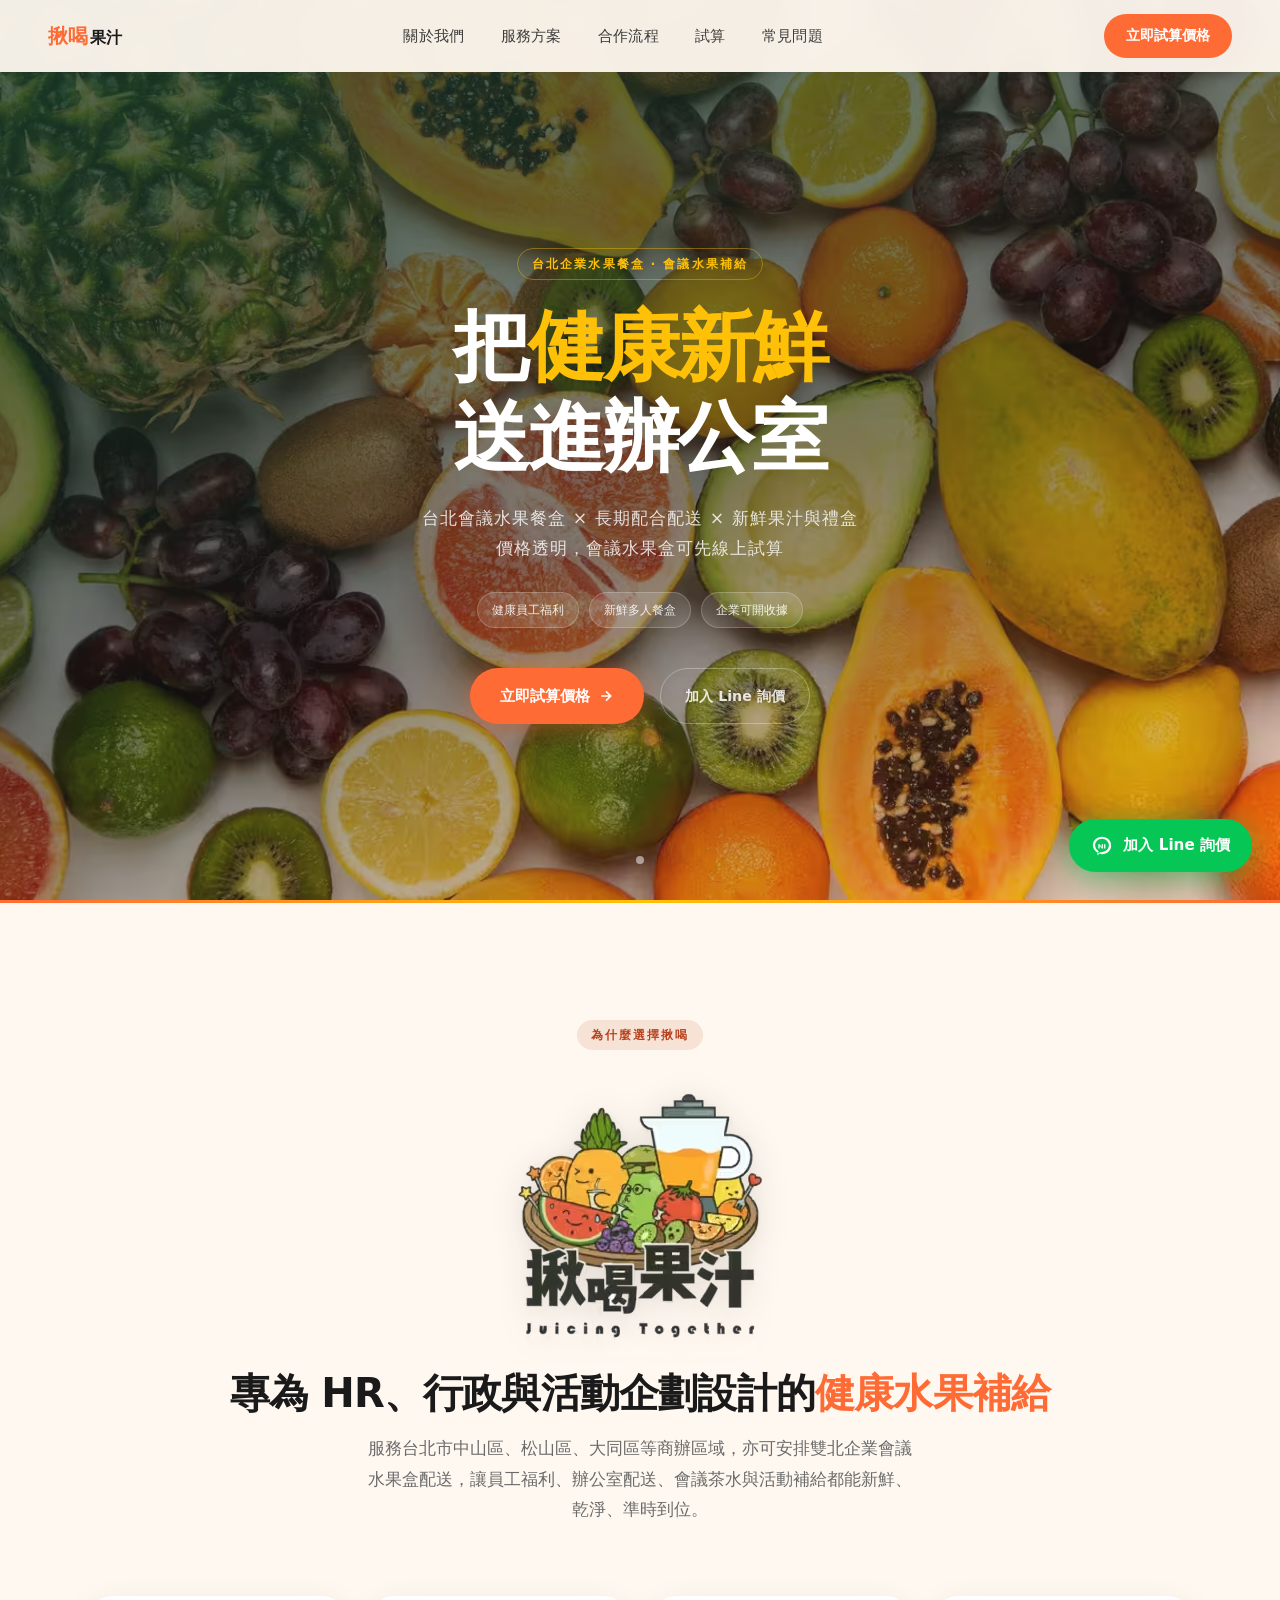
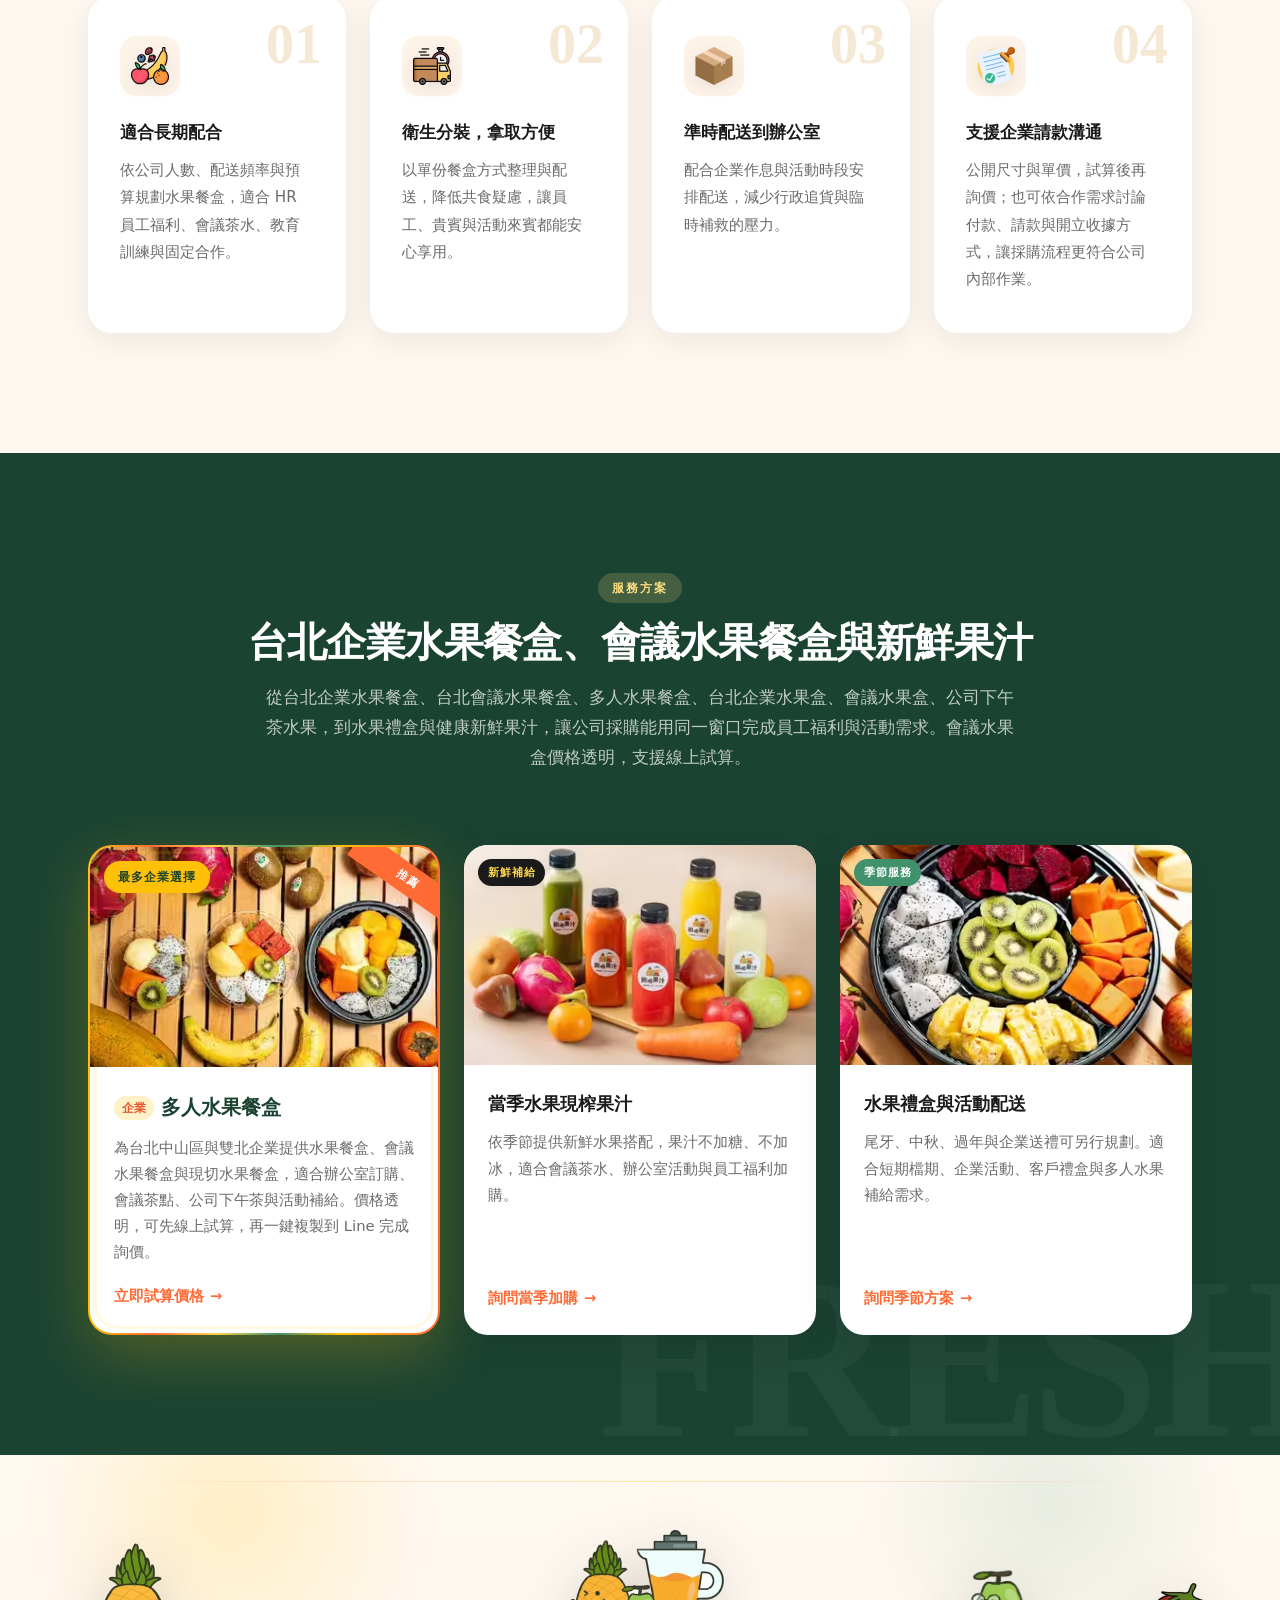
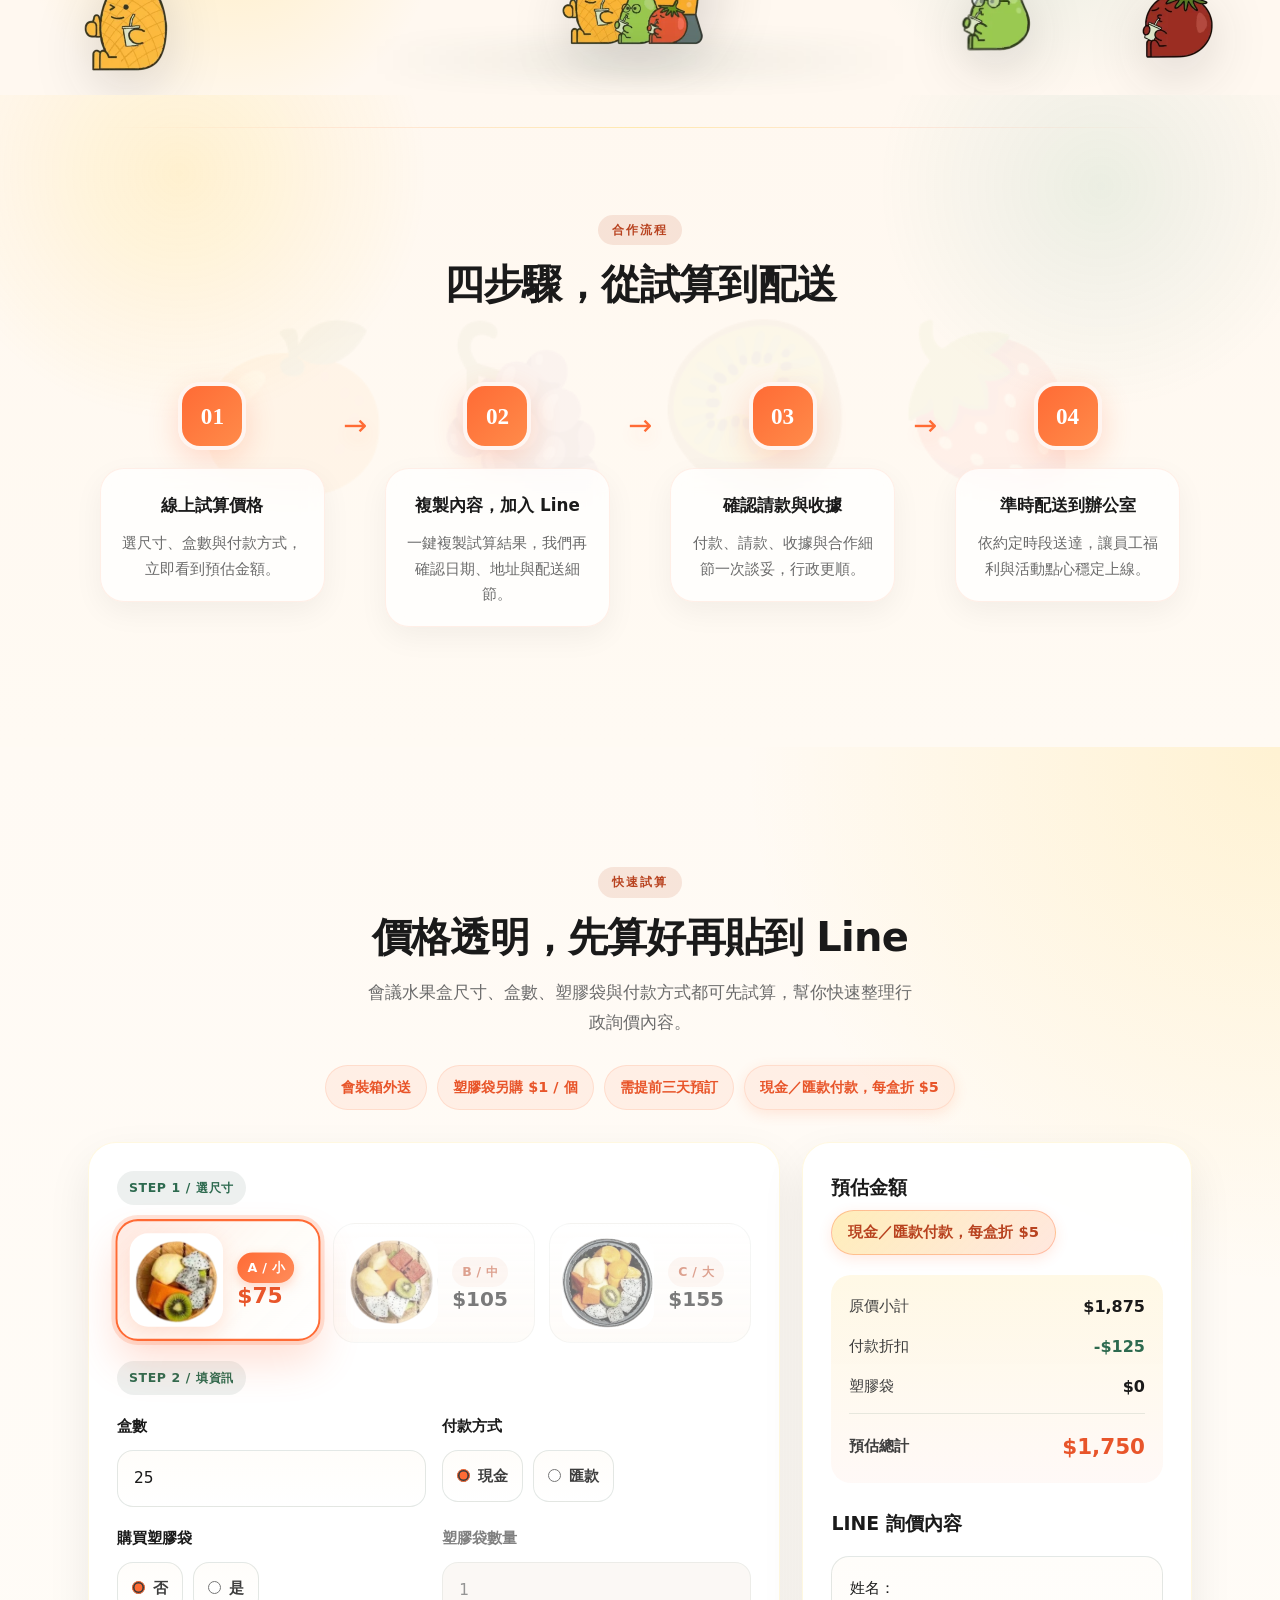
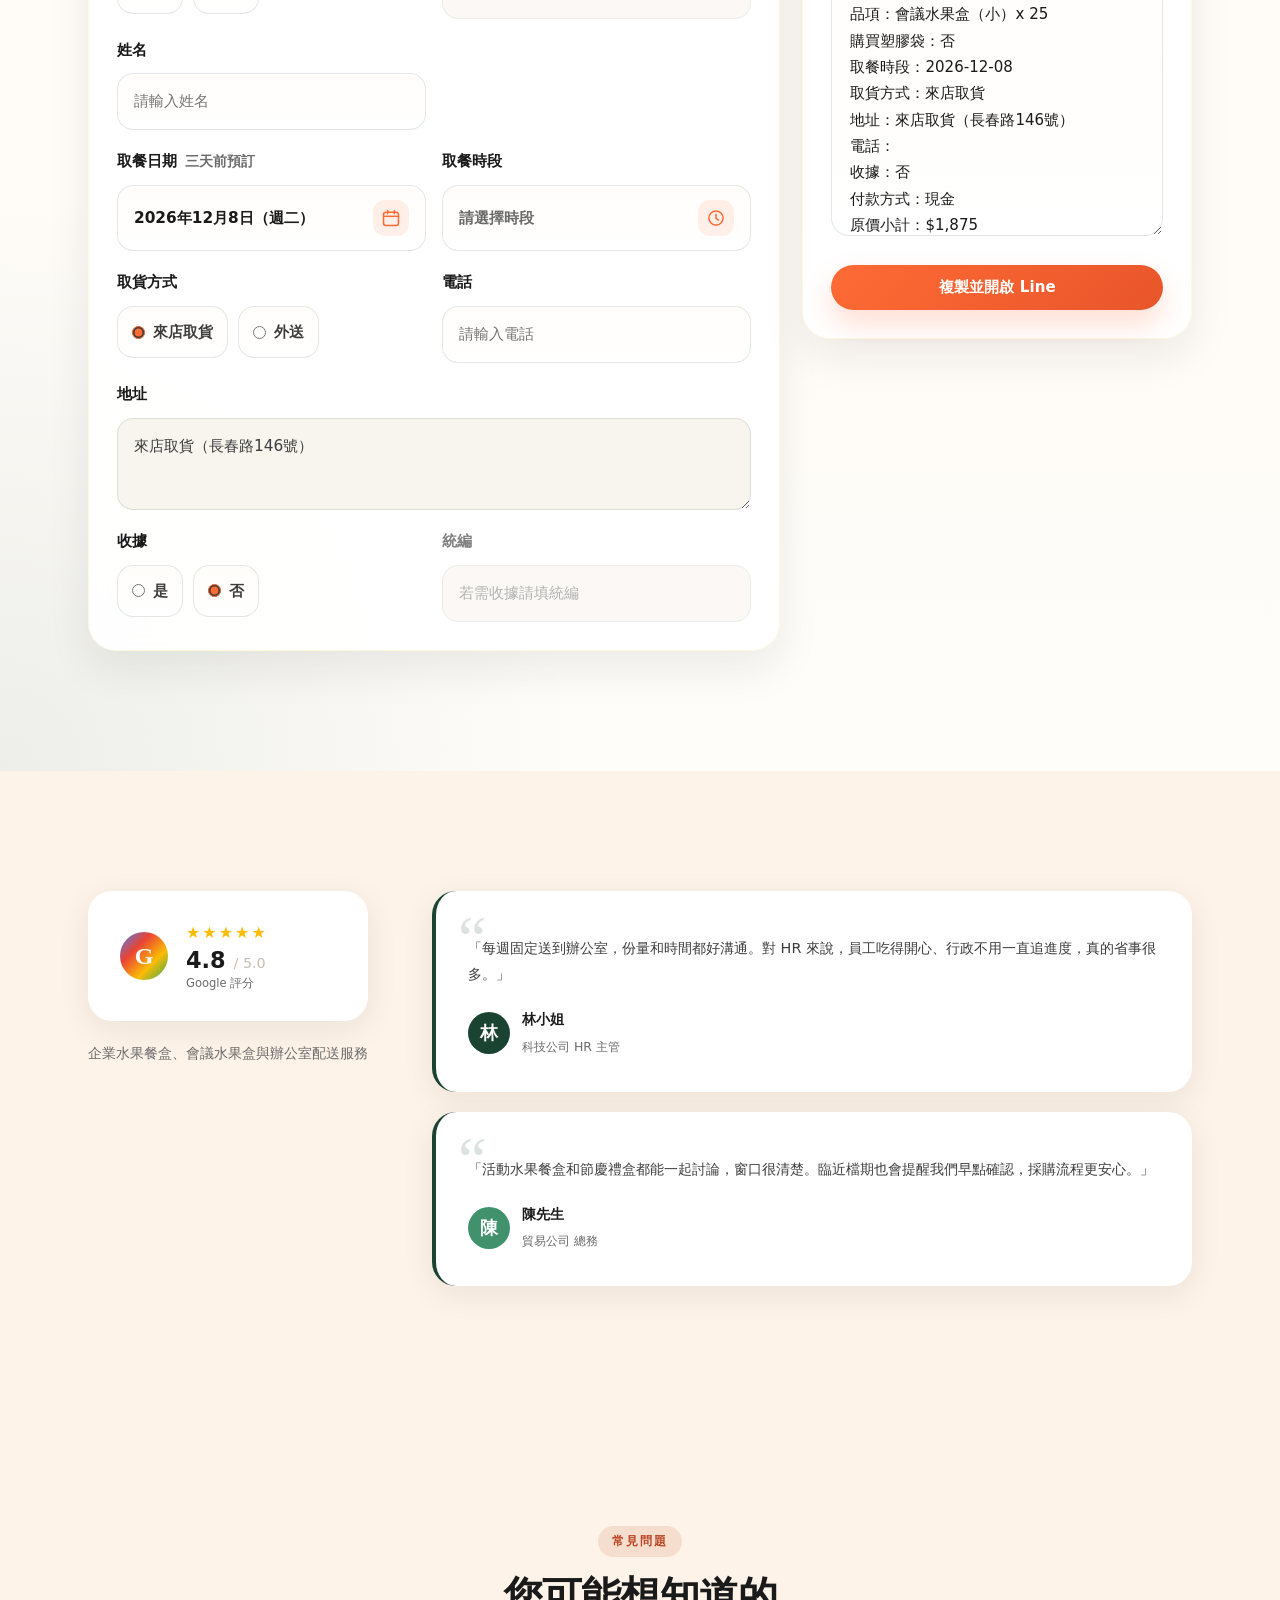
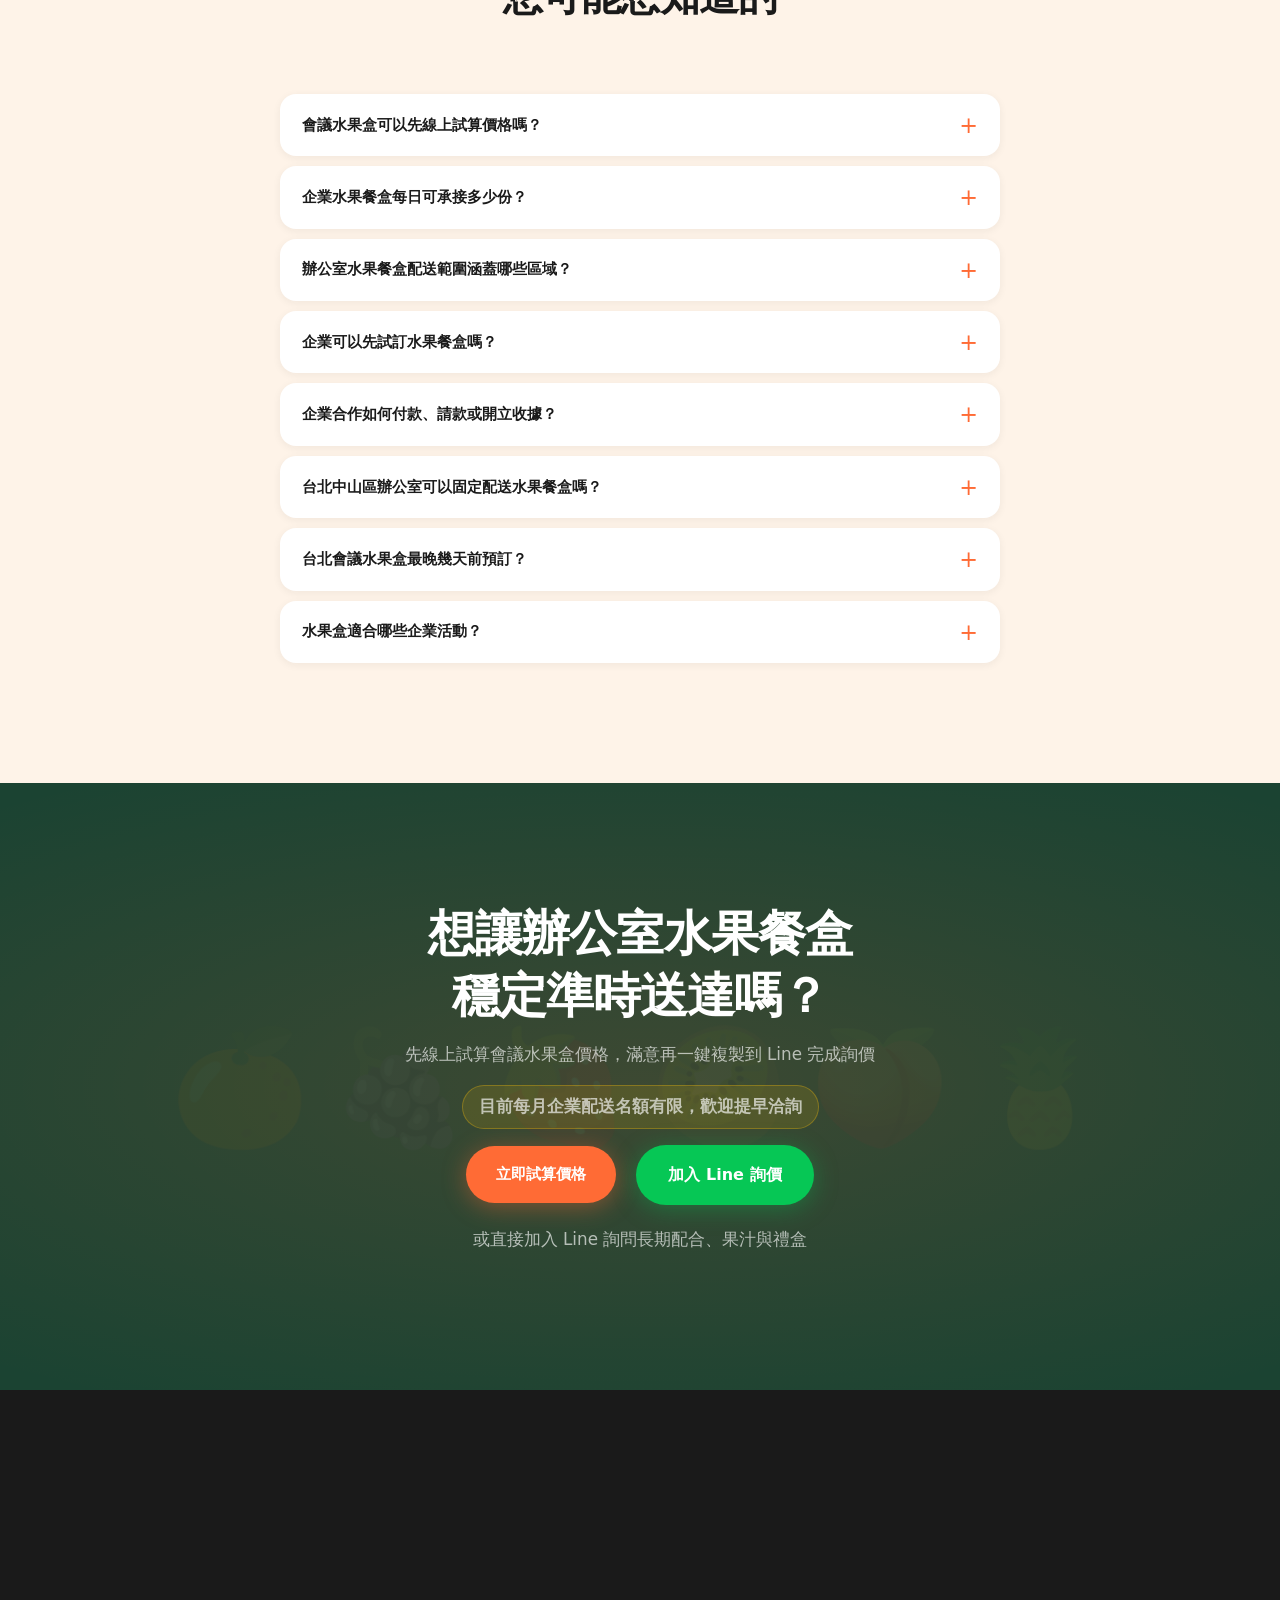
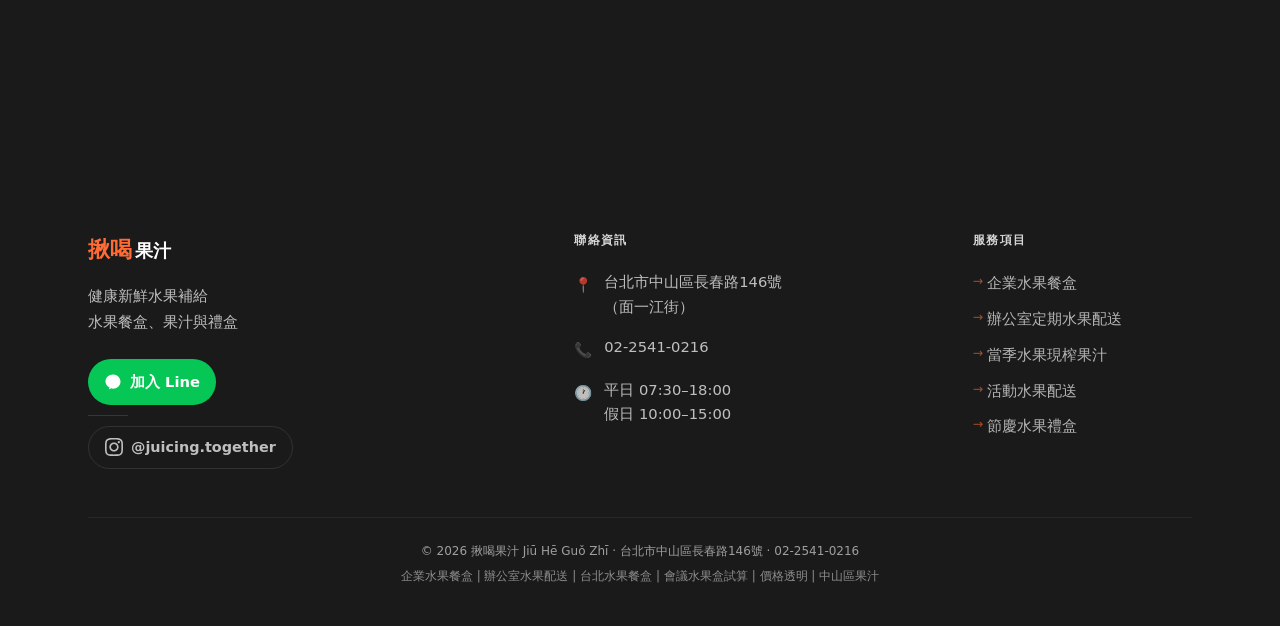
<file: index.html>
<!DOCTYPE html>
<html lang="zh-TW">
<head>
    <meta charset="UTF-8">
    <meta name="viewport" content="width=device-width, initial-scale=1.0">

    <!-- Google tag (gtag.js) -->
    <script async src="https://www.googletagmanager.com/gtag/js?id=G-SNPWVLE2JY"></script>
    <script>
        window.dataLayer = window.dataLayer || [];
        function gtag(){dataLayer.push(arguments);}
        gtag('js', new Date());
        gtag('config', 'G-SNPWVLE2JY');
    </script>

    <title>揪喝果汁｜台北會議水果餐盒・台北企業水果餐盒外送・辦公室水果配送</title>
    <link rel="icon" type="image/png" href="assets/icons/favicon.png">
    <link rel="apple-touch-icon" href="assets/icons/apple-touch-icon.png">
    <meta name="description" content="台北中山區揪喝果汁提供台北企業水果餐盒、台北會議水果餐盒與辦公室配送。會議水果盒價格透明，支援線上試算，試算後一鍵複製到 Line 完成詢價，適合 HR 員工福利、會議水果盒與公司下午茶水果。">
    <meta name="keywords" content="企業水果餐盒,台北企業水果餐盒,台北企業水果盒,中山區企業水果餐盒,台北中山區水果餐盒,辦公室水果配送,中山區辦公室水果配送,HR員工福利水果,行政辦公室水果配送,會議水果盒,會議水果餐盒台北,會議茶水水果餐盒,台北會議水果餐盒,公司下午茶水果,公司水果訂購,企業水果配送,鮮切水果盒,現切水果餐盒,現打果汁外送,水果禮盒台北,價格透明,線上試算,立即試算價格,會議水果盒試算,水果餐盒價格試算,水果餐盒詢價,會議水果盒價格,企業水果餐盒試算,揪喝果汁">
    <meta name="robots" content="index, follow">
    <meta name="geo.region" content="TW-TPE">
    <meta name="geo.placename" content="台北市中山區">
    <!-- Canonical — 換成真實網域後更新 -->
    <link rel="canonical" href="https://juicing-together.pages.dev/">
    <link rel="alternate" type="text/plain" href="https://juicing-together.pages.dev/llms.txt" title="LLM service summary">
    <link
        rel="preload"
        as="image"
        href="assets/hero/hero-1280.avif"
        imagesrcset="assets/hero/hero-640.avif 640w, assets/hero/hero-960.avif 960w, assets/hero/hero-1280.avif 1280w, assets/hero/hero-1600.avif 1600w"
        imagesizes="100vw"
        type="image/avif"
        fetchpriority="high"
    >

    <!-- Open Graph -->
    <meta property="og:title" content="揪喝果汁｜台北會議水果餐盒・台北企業水果餐盒外送・辦公室水果配送">
    <meta property="og:description" content="台北企業水果餐盒、台北會議水果餐盒與辦公室配送。會議水果盒價格透明，支援線上試算，試算後一鍵複製到 Line 完成詢價。">
    <meta property="og:type" content="website">
    <meta property="og:locale" content="zh_TW">
    <meta property="og:url" content="https://juicing-together.pages.dev/">
    <meta property="og:image" content="https://juicing-together.pages.dev/assets/icons/social-share-image.jpg">
    <meta property="og:image:width" content="1170">
    <meta property="og:image:height" content="678">
    <!-- Twitter Card -->
    <meta name="twitter:card" content="summary_large_image">
    <meta name="twitter:title" content="揪喝果汁｜台北會議水果餐盒・台北企業水果餐盒外送・辦公室水果配送">
    <meta name="twitter:description" content="台北企業水果餐盒與會議水果盒價格透明，支援線上試算。適合 HR 員工福利、行政採購、會議茶水與辦公室固定水果配送。">
    <meta name="twitter:image" content="https://juicing-together.pages.dev/assets/icons/social-share-image.jpg">

    <link rel="stylesheet" href="style.min.css">

    <!-- Schema.org LocalBusiness -->
    <script type="application/ld+json">
    {
        "@context": "https://schema.org",
        "@type": "LocalBusiness",
        "name": "揪喝果汁",
        "alternateName": "Jiū Hē Guǒ Zhī",
        "description": "台北市中山區企業健康水果補給服務，提供 HR 員工福利水果、行政辦公室定期水果配送、台北企業水果餐盒、台北會議水果餐盒、會議水果盒線上試算、價格透明的多人水果餐盒、公司下午茶水果、健康新鮮果汁與節慶水果禮盒服務",
        "address": {
            "@type": "PostalAddress",
            "streetAddress": "長春路146號",
            "addressLocality": "中山區",
            "addressRegion": "台北市",
            "postalCode": "10491",
            "addressCountry": "TW"
        },
        "telephone": "+886-2-2541-0216",
        "openingHoursSpecification": [
            {
                "@type": "OpeningHoursSpecification",
                "dayOfWeek": ["Monday","Tuesday","Wednesday","Thursday","Friday"],
                "opens": "07:30",
                "closes": "18:00"
            },
            {
                "@type": "OpeningHoursSpecification",
                "dayOfWeek": ["Saturday","Sunday"],
                "opens": "10:00",
                "closes": "15:00"
            }
        ],
        "servesCuisine": ["企業水果餐盒","台北企業水果餐盒","台北會議水果餐盒","會議水果盒","會議水果盒試算","水果餐盒價格試算","線上試算","價格透明","公司下午茶水果","現切水果餐盒","辦公室水果配送","現打果汁","水果禮盒"],
        "priceRange": "$$",
        "hasMap": "https://maps.app.goo.gl/834xB28uhaWzeqEr7",
        "geo": {
            "@type": "GeoCoordinates",
            "latitude": "25.0519",
            "longitude": "121.5308"
        }
    }
    </script>

    <!-- FAQPage Schema — 觸發 Google 富媒體問答結果 -->
    <script type="application/ld+json">
    {
        "@context": "https://schema.org",
        "@type": "FAQPage",
        "mainEntity": [
            {
                "@type": "Question",
                "name": "會議水果盒可以先線上試算價格嗎？",
                "acceptedAnswer": {
                    "@type": "Answer",
                    "text": "可以。官網提供會議水果盒線上試算，可選 A/B/C 尺寸、盒數、塑膠袋與付款方式，立即看到預估金額。試算完成後可一鍵複製內容到 Line 完成詢價。現金或匯款付款，每盒折 5 元。"
                }
            },
            {
                "@type": "Question",
                "name": "企業水果餐盒每日可承接多少份？",
                "acceptedAnswer": {
                    "@type": "Answer",
                    "text": "揪喝果汁目前每日最多可承接約 300 份水果餐盒。不同公司人數、配送頻率與用途都可討論，建議先線上試算或加入 Line 告知需求與日期，我們會協助規劃。"
                }
            },
            {
                "@type": "Question",
                "name": "台北辦公室水果外送配送範圍有哪些？",
                "acceptedAnswer": {
                    "@type": "Answer",
                    "text": "揪喝果汁主要配送範圍為台北市及新北市，以中山區、松山區、大同區為核心。其他區域請加入 Line 詢問確認，我們會盡力配合企業水果餐盒配送需求。"
                }
            },
            {
                "@type": "Question",
                "name": "企業訂購鮮切水果盒可以先試訂嗎？",
                "acceptedAnswer": {
                    "@type": "Answer",
                    "text": "可以！揪喝果汁提供一次性試訂服務，讓 HR、行政與團隊先確認水果品質、份量與配送體驗。滿意後再討論長期合作。"
                }
            },
            {
                "@type": "Question",
                "name": "企業水果餐盒如何付款、請款或開立收據？",
                "acceptedAnswer": {
                    "@type": "Answer",
                    "text": "揪喝果汁目前支援銀行匯款及現金付款，企業可開立收據；請款方式可於洽談時確認。官網試算器選擇現金或匯款，每盒可折 5 元。我們會盡量配合公司內部採購與行政流程。"
                }
            },
            {
                "@type": "Question",
                "name": "台北中山區辦公室可以固定配送水果餐盒嗎？",
                "acceptedAnswer": {
                    "@type": "Answer",
                    "text": "可以。揪喝果汁位於台北市中山區，適合中山區、松山區、大同區及雙北企業洽詢辦公室定期水果餐盒配送。"
                }
            },
            {
                "@type": "Question",
                "name": "台北會議水果盒最晚幾天前預訂？",
                "acceptedAnswer": {
                    "@type": "Answer",
                    "text": "會議水果盒需提前三天預訂，方便安排備料、切配與配送時段。建議確認活動日期後盡早試算並加入 Line 詢價，我們會依排程協助安排。"
                }
            },
            {
                "@type": "Question",
                "name": "水果盒適合哪些企業活動？",
                "acceptedAnswer": {
                    "@type": "Answer",
                    "text": "企業會議、教育訓練、講座、董事會、記者會、辦公室下午茶、員工福利日與品牌活動都適合安排水果盒。可依人數、預算與時段規劃。"
                }
            }
        ]
    }
    </script>
</head>
<body>

    <!-- Floating Line CTA -->
    <a href="https://lin.ee/xCwVELfD" class="line-float" target="_blank" rel="noopener noreferrer" aria-label="加入 Line 詢價，或先至官網試算價格">
        <svg class="line-icon" viewBox="0 0 24 24" xmlns="http://www.w3.org/2000/svg">
            <path d="M12 2C6.477 2 2 6.15 2 11.25c0 3.376 2.138 6.335 5.346 8.016L6.5 22l3.218-1.74C10.445 20.74 11.21 20.875 12 20.875c5.523 0 10-4.15 10-9.25C22 6.15 17.523 2 12 2zm0 16.875c-.605 0-1.192-.065-1.757-.188L7.5 20l.814-2.4C6.134 16.32 4.5 13.92 4.5 11.25 4.5 7.275 7.859 4 12 4s7.5 3.275 7.5 7.25c0 3.975-3.359 7.25-7.5 7.25zm3.75-8.75h-1.5v4.5h1.5v-4.5zm-2.625 0h-1.5v3.188l-2.25-3.188H8v4.5h1.5v-3.188l2.25 3.188h1.375v-4.5z"/>
        </svg>
        <span class="line-text">加入 Line 詢價</span>
    </a>

    <!-- Navigation -->
    <nav class="nav" id="nav">
        <div class="nav-inner">
            <a href="#hero" class="nav-brand">
                <span class="brand-mark">揪喝</span>
                <span class="brand-sub">果汁</span>
            </a>
            <ul class="nav-links" role="list">
                <li><a href="#why-us">關於我們</a></li>
                <li><a href="#services">服務方案</a></li>
                <li><a href="#process">合作流程</a></li>
                <li><a href="#calculator">試算</a></li>
                <li><a href="#faq">常見問題</a></li>
            </ul>
            <a href="#calculator" class="nav-cta">
                立即試算價格
            </a>
            <button class="nav-toggle" id="navToggle" aria-label="開啟選單" aria-expanded="false">
                <span></span>
                <span></span>
                <span></span>
            </button>
        </div>
        <!-- Mobile menu -->
        <div class="nav-mobile" id="navMobile" aria-hidden="true">
            <ul>
                <li><a href="#why-us">關於我們</a></li>
                <li><a href="#services">服務方案</a></li>
                <li><a href="#process">合作流程</a></li>
                <li><a href="#calculator">試算</a></li>
                <li><a href="#faq">常見問題</a></li>
                <li>
                    <a href="#calculator" class="mobile-line-btn mobile-calc-btn">
                        立即試算價格
                    </a>
                </li>
                <li>
                    <a href="https://lin.ee/xCwVELfD" class="mobile-line-btn" target="_blank" rel="noopener">
                        加入 Line 詢價
                    </a>
                </li>
            </ul>
        </div>
    </nav>

    <!-- ① Hero -->
    <section class="hero" id="hero">
        <div class="hero-bg">
            <picture>
                <source
                    type="image/avif"
                    srcset="assets/hero/hero-640.avif 640w, assets/hero/hero-960.avif 960w, assets/hero/hero-1280.avif 1280w, assets/hero/hero-1600.avif 1600w"
                    sizes="100vw"
                >
                <source
                    type="image/webp"
                    srcset="assets/hero/hero-640.webp 640w, assets/hero/hero-960.webp 960w, assets/hero/hero-1280.webp 1280w, assets/hero/hero-1600.webp 1600w"
                    sizes="100vw"
                >
                <img
                    src="assets/hero/hero-1280.webp"
                    alt=""
                    width="1280"
                    height="853"
                    loading="eager"
                    fetchpriority="high"
                >
            </picture>
            <div class="hero-overlay"></div>
        </div>
        <div class="hero-content">
            <p class="hero-eyebrow animate-up delay-1">台北企業水果餐盒 · 會議水果補給</p>
            <h1 class="hero-title animate-up delay-2">
                把<span class="hero-em">健康新鮮</span><br>
                送進辦公室
            </h1>
            <p class="hero-tagline animate-up delay-3">
                台北會議水果餐盒 &times; 長期配合配送 &times; 新鮮果汁與禮盒<br>
                價格透明，會議水果盒可先線上試算
            </p>
            <div class="hero-pills animate-up delay-4">
                <span>健康員工福利</span>
                <span>新鮮多人餐盒</span>
                <span>企業可開收據</span>
            </div>
            <div class="hero-actions animate-up delay-5">
                <a href="#calculator" class="btn-hero">
                    立即試算價格
                    <svg width="16" height="16" viewBox="0 0 24 24" fill="none" stroke="currentColor" stroke-width="2.5"><path d="M5 12h14M12 5l7 7-7 7"/></svg>
                </a>
                <a href="https://lin.ee/xCwVELfD" class="btn-hero-ghost" target="_blank" rel="noopener">
                    加入 Line 詢價
                </a>
            </div>
        </div>
        <div class="hero-scroll-indicator">
            <div class="scroll-dot"></div>
        </div>
    </section>

    <!-- ② Why Us -->
    <section class="why-us" id="why-us">
        <div class="container">
            <header class="section-header">
                <span class="eyebrow">為什麼選擇揪喝</span>
                <picture>
                    <source type="image/avif" srcset="assets/optimized/fruit-platter-280.avif 280w, assets/optimized/fruit-platter-490.avif 490w" sizes="280px">
                    <source type="image/webp" srcset="assets/optimized/fruit-platter-280.webp 280w, assets/optimized/fruit-platter-490.webp 490w, assets/optimized/fruit-platter-560.webp 560w" sizes="280px">
                    <img src="assets/optimized/fruit-platter-490.webp" alt="" class="whyus-platter" width="490" height="490" loading="lazy" decoding="async" aria-hidden="true">
                </picture>
                <h2 class="section-title">專為 HR、行政與活動企劃設計的<strong>健康水果補給</strong></h2>
                <p class="section-lead">服務台北市中山區、松山區、大同區等商辦區域，亦可安排雙北企業會議水果盒配送，讓員工福利、辦公室配送、會議茶水與活動補給都能新鮮、乾淨、準時到位。</p>
            </header>
            <div class="features-grid">
                <div class="feature-card reveal">
                    <div class="feature-num">01</div>
                    <div class="feature-icon-wrap">
                        <img src="assets/optimized/fruits-76.webp" alt="" class="feature-icon-img" width="76" height="76" loading="lazy" decoding="async" aria-hidden="true">
                    </div>
                    <h3>適合長期配合</h3>
                    <p>依公司人數、配送頻率與預算規劃水果餐盒，適合 HR 員工福利、會議茶水、教育訓練與固定合作。</p>
                </div>
                <div class="feature-card reveal delay-1">
                    <div class="feature-num">02</div>
                    <div class="feature-icon-wrap">
                        <img src="assets/optimized/express-delivery-76.webp" alt="" class="feature-icon-img" width="76" height="76" loading="lazy" decoding="async" aria-hidden="true">
                    </div>
                    <h3>衛生分裝，拿取方便</h3>
                    <p>以單份餐盒方式整理與配送，降低共食疑慮，讓員工、貴賓與活動來賓都能安心享用。</p>
                </div>
                <div class="feature-card reveal delay-2">
                    <div class="feature-num">03</div>
                    <div class="feature-icon-wrap">
                        <img src="assets/optimized/box-76.webp" alt="" class="feature-icon-img" width="76" height="76" loading="lazy" decoding="async" aria-hidden="true">
                    </div>
                    <h3>準時配送到辦公室</h3>
                    <p>配合企業作息與活動時段安排配送，減少行政追貨與臨時補救的壓力。</p>
                </div>
                <div class="feature-card reveal delay-3">
                    <div class="feature-num">04</div>
                    <div class="feature-icon-wrap">
                        <img src="assets/optimized/stamp-76.webp" alt="" class="feature-icon-img" width="76" height="76" loading="lazy" decoding="async" aria-hidden="true">
                    </div>
                    <h3>支援企業請款溝通</h3>
                    <p>公開尺寸與單價，試算後再詢價；也可依合作需求討論付款、請款與開立收據方式，讓採購流程更符合公司內部作業。</p>
                </div>
            </div>
        </div>
    </section>

    <!-- ③ Services -->
    <section class="services" id="services">
        <div class="services-bg-text" data-text="FRESH" aria-hidden="true"></div>
        <div class="container">
            <header class="section-header">
                <span class="eyebrow light">服務方案</span>
                <h2 class="section-title light">台北企業水果餐盒、會議水果餐盒與新鮮果汁</h2>
                <p class="section-lead light">從台北企業水果餐盒、台北會議水果餐盒、多人水果餐盒、台北企業水果盒、會議水果盒、公司下午茶水果，到水果禮盒與健康新鮮果汁，讓公司採購能用同一窗口完成員工福利與活動需求。會議水果盒價格透明，支援線上試算。</p>
            </header>
            <div class="services-grid">

                <article class="service-card service-card-highlight reveal">
                    <div class="service-ribbon">推薦</div>
                    <div class="service-img-wrap">
                        <picture>
                            <source type="image/avif" srcset="assets/optimized/fruit-bowl-368.avif 368w, assets/optimized/fruit-bowl-567.avif 567w" sizes="(max-width: 1024px) 100vw, 368px">
                            <source type="image/webp" srcset="assets/optimized/fruit-bowl-368.webp 368w, assets/optimized/fruit-bowl-567.webp 567w" sizes="(max-width: 1024px) 100vw, 368px">
                            <img
                                src="assets/optimized/fruit-bowl-567.webp"
                                alt="企業水果餐盒定期配送"
                                width="567"
                                height="423"
                                loading="lazy"
                                decoding="async"
                            >
                        </picture>
                        <div class="service-badge">最多企業選擇</div>
                    </div>
                    <div class="service-body">
                        <h3><span class="service-title-kicker">企業</span>多人水果餐盒</h3>
                        <p>為台北中山區與雙北企業提供水果餐盒、會議水果餐盒與現切水果餐盒，適合辦公室訂購、會議茶點、公司下午茶與活動補給。價格透明，可先線上試算，再一鍵複製到 Line 完成詢價。</p>
                        <a href="#calculator" class="service-cta">
                            立即試算價格
                            <span>→</span>
                        </a>
                    </div>
                </article>

                <article class="service-card reveal delay-1">
                    <div class="service-img-wrap">
                        <picture>
                            <source type="image/avif" srcset="assets/optimized/juice-bottles-372.avif 372w, assets/optimized/juice-bottles-744.avif 744w" sizes="(max-width: 1024px) 100vw, 372px">
                            <source type="image/webp" srcset="assets/optimized/juice-bottles-372.webp 372w, assets/optimized/juice-bottles-744.webp 744w" sizes="(max-width: 1024px) 100vw, 372px">
                            <img
                                src="assets/optimized/juice-bottles-744.webp"
                                alt="當季水果現榨果汁"
                                width="744"
                                height="595"
                                loading="lazy"
                                decoding="async"
                            >
                        </picture>
                        <div class="service-badge accent">新鮮補給</div>
                    </div>
                    <div class="service-body">
                        <h3>當季水果現榨果汁</h3>
                        <p>依季節提供新鮮水果搭配，果汁不加糖、不加冰，適合會議茶水、辦公室活動與員工福利加購。</p>
                        <a href="https://lin.ee/xCwVELfD" class="service-cta" target="_blank" rel="noopener">
                            詢問當季加購
                            <span>→</span>
                        </a>
                    </div>
                </article>

                <article class="service-card reveal delay-2">
                    <div class="service-img-wrap">
                        <picture>
                            <source type="image/avif" srcset="assets/optimized/fruit-box-372.avif 372w, assets/optimized/fruit-box-744.avif 744w" sizes="(max-width: 1024px) 100vw, 372px">
                            <source type="image/webp" srcset="assets/optimized/fruit-box-372.webp 372w, assets/optimized/fruit-box-744.webp 744w" sizes="(max-width: 1024px) 100vw, 372px">
                            <img
                                src="assets/optimized/fruit-box-744.webp"
                                alt="水果外燴與節慶禮盒"
                                width="744"
                                height="1116"
                                loading="lazy"
                                decoding="async"
                            >
                        </picture>
                        <div class="service-badge green">季節服務</div>
                    </div>
                    <div class="service-body">
                        <h3>水果禮盒與活動配送</h3>
                        <p>尾牙、中秋、過年與企業送禮可另行規劃。適合短期檔期、企業活動、客戶禮盒與多人水果補給需求。</p>
                        <a href="https://lin.ee/xCwVELfD" class="service-cta" target="_blank" rel="noopener">
                            詢問季節方案
                            <span>→</span>
                        </a>
                    </div>
                </article>

            </div>
        </div>
    </section>

    <!-- Fruit Characters Parade -->
    <div class="fruit-parade" id="fruitParade" aria-hidden="true">
        <div class="fp-char fp-pineapple">
            <img src="assets/optimized/pineapple-320.webp" alt="" width="320" height="320" loading="lazy" decoding="async" draggable="false">
        </div>
        <div class="fp-char fp-combo">
            <img src="assets/optimized/combo-380.webp" alt="" width="380" height="380" loading="lazy" decoding="async" draggable="false">
        </div>
        <div class="fp-char fp-pear">
            <img src="assets/optimized/pear-300.webp" alt="" width="300" height="313" loading="lazy" decoding="async" draggable="false">
        </div>
        <div class="fp-char fp-tomato">
            <img src="assets/optimized/tomato-260.webp" alt="" width="260" height="260" loading="lazy" decoding="async" draggable="false">
        </div>
    </div>

    <!-- ⑤ Process -->
    <section class="process" id="process">
        <div class="process-deco" aria-hidden="true">
            <span>🍊</span><span>🍇</span><span>🥝</span><span>🍓</span>
        </div>
        <div class="container">
            <header class="section-header">
                <span class="eyebrow">合作流程</span>
                <h2 class="section-title">四步驟，從試算到配送</h2>
            </header>
            <div class="steps">
                <div class="step reveal">
                    <div class="step-num">01</div>
                    <div class="step-body">
                        <h3>線上試算價格</h3>
                        <p>選尺寸、盒數與付款方式，立即看到預估金額。</p>
                    </div>
                </div>
                <div class="step-arrow reveal delay-1" aria-hidden="true">→</div>
                <div class="step reveal delay-1">
                    <div class="step-num">02</div>
                    <div class="step-body">
                        <h3>複製內容，加入 Line</h3>
                        <p>一鍵複製試算結果，我們再確認日期、地址與配送細節。</p>
                    </div>
                </div>
                <div class="step-arrow reveal delay-2" aria-hidden="true">→</div>
                <div class="step reveal delay-2">
                    <div class="step-num">03</div>
                    <div class="step-body">
                        <h3>確認請款與收據</h3>
                        <p>付款、請款、收據與合作細節一次談妥，行政更順。</p>
                    </div>
                </div>
                <div class="step-arrow reveal delay-3" aria-hidden="true">→</div>
                <div class="step reveal delay-3">
                    <div class="step-num">04</div>
                    <div class="step-body">
                        <h3>準時配送到辦公室</h3>
                        <p>依約定時段送達，讓員工福利與活動點心穩定上線。</p>
                    </div>
                </div>
            </div>
        </div>
    </section>

    <!-- ⑥ Quote Calculator -->
    <section class="calculator" id="calculator">
        <div class="container">
            <header class="section-header reveal">
                <span class="eyebrow">快速試算</span>
                <h2 class="section-title">價格透明，先算好再貼到 Line</h2>
                <p class="section-lead">會議水果盒尺寸、盒數、塑膠袋與付款方式都可先試算，幫你快速整理行政詢價內容。</p>
            </header>

            <div class="calculator-notes reveal">
                <span>會裝箱外送</span>
                <span>塑膠袋另購 $1 / 個</span>
                <span>需提前三天預訂</span>
                <span class="calculator-highlight">現金／匯款付款，每盒折 $5</span>
            </div>

            <div class="calculator-layout reveal">
                <div class="calculator-card calculator-form-card">
                    <div class="calculator-item-picker">
                        <div class="calculator-item-head">
                            <span class="calculator-kicker">Step 1 / 選尺寸</span>
                        </div>

                        <div class="calculator-image-stack">
                                <label class="calculator-size-card size-card-small">
                                    <input type="radio" name="boxSize" value="small" class="size-card-input" checked>
                                    <div class="calculator-size-media">
                                        <picture>
                                            <source srcset="assets/optimized/fruit-bowl-small.avif" type="image/avif">
                                            <source srcset="assets/optimized/fruit-bowl-small.webp" type="image/webp">
                                            <img src="assets/optimized/fruit-bowl-small.png" alt="A 款小份會議水果盒" class="calculator-size-image" width="420" height="420" loading="lazy" decoding="async">
                                        </picture>
                                    </div>
                                    <div class="calculator-size-copy">
                                        <span class="size-badge">A / 小</span>
                                        <strong>$75</strong>
                                    </div>
                                </label>

                                <label class="calculator-size-card size-card-medium featured">
                                    <input type="radio" name="boxSize" value="medium" class="size-card-input">
                                    <div class="calculator-size-media">
                                        <picture>
                                            <source srcset="assets/optimized/fruit-bowl-medium.avif" type="image/avif">
                                            <source srcset="assets/optimized/fruit-bowl-medium.webp" type="image/webp">
                                            <img src="assets/optimized/fruit-bowl-medium.png" alt="B 款中份會議水果盒" class="calculator-size-image" width="520" height="520" loading="lazy" decoding="async">
                                        </picture>
                                    </div>
                                    <div class="calculator-size-copy">
                                        <span class="size-badge">B / 中</span>
                                        <strong>$105</strong>
                                    </div>
                                </label>

                                <label class="calculator-size-card size-card-large">
                                    <input type="radio" name="boxSize" value="large" class="size-card-input">
                                    <div class="calculator-size-media">
                                        <picture>
                                            <source srcset="assets/optimized/fruit-bowl-large.avif" type="image/avif">
                                            <source srcset="assets/optimized/fruit-bowl-large.webp" type="image/webp">
                                            <img src="assets/optimized/fruit-bowl-large.png" alt="C 款大份會議水果盒" class="calculator-size-image" width="620" height="620" loading="lazy" decoding="async">
                                        </picture>
                                    </div>
                                    <div class="calculator-size-copy">
                                        <span class="size-badge">C / 大</span>
                                        <strong>$155</strong>
                                    </div>
                                </label>
                        </div>

                        <div class="calculator-form-block">
                            <div class="calculator-item-head calculator-form-head">
                                <span class="calculator-kicker">Step 2 / 填資訊</span>
                            </div>

                            <div class="calculator-two-cols">
                                <div class="calculator-field">
                                    <label class="calculator-label" for="boxQty">盒數</label>
                                    <input id="boxQty" name="boxQty" type="number" min="1" step="1" value="25" class="calculator-input">
                                </div>
                                <div class="calculator-field">
                                    <label class="calculator-label">付款方式</label>
                                    <div class="calculator-options inline-options">
                                        <label><input type="radio" name="paymentMethod" value="cash" checked> 現金</label>
                                        <label><input type="radio" name="paymentMethod" value="transfer"> 匯款</label>
                                    </div>
                                </div>
                            </div>

                            <div class="calculator-two-cols">
                                <div class="calculator-field">
                                    <label class="calculator-label">購買塑膠袋</label>
                                    <div class="calculator-options inline-options">
                                        <label><input type="radio" name="needsBag" value="no" checked> 否</label>
                                        <label><input type="radio" name="needsBag" value="yes"> 是</label>
                                    </div>
                                </div>
                                <div class="calculator-field" id="bagQtyField">
                                    <label class="calculator-label" for="bagQty">塑膠袋數量</label>
                                    <input id="bagQty" name="bagQty" type="number" min="1" step="1" value="1" class="calculator-input" disabled>
                                </div>
                            </div>

                            <div class="calculator-two-cols">
                                <div class="calculator-field">
                                    <label class="calculator-label" for="customerName">姓名</label>
                                    <input id="customerName" name="customerName" type="text" class="calculator-input" placeholder="請輸入姓名">
                                </div>
                                <div class="calculator-field calculator-field-spacer"></div>
                            </div>

                            <div class="calculator-two-cols calculator-two-cols-datetime">
                                <div class="calculator-field">
                                    <div class="calculator-label-row">
                                        <label class="calculator-label" id="pickupDateLabel" for="pickupDateTrigger">取餐日期</label>
                                        <span class="calculator-label-note">三天前預訂</span>
                                    </div>
                                    <div class="picker-wrap" data-picker="date">
                                        <input id="pickupDate" name="pickupDate" type="date" class="picker-native-input" tabindex="-1" aria-hidden="true">
                                        <button type="button" id="pickupDateTrigger" class="calculator-input picker-trigger" aria-labelledby="pickupDateLabel" aria-expanded="false" aria-controls="pickupDatePopup">
                                            <span class="picker-trigger-value is-placeholder" id="pickupDateDisplay">請選擇日期</span>
                                            <span class="picker-trigger-icon" aria-hidden="true">
                                                <svg width="20" height="20" viewBox="0 0 24 24" fill="none" xmlns="http://www.w3.org/2000/svg">
                                                    <rect x="3" y="5" width="18" height="16" rx="3" stroke="currentColor" stroke-width="1.8"/>
                                                    <path d="M3 10h18" stroke="currentColor" stroke-width="1.8"/>
                                                    <path d="M8 3v4M16 3v4" stroke="currentColor" stroke-width="1.8" stroke-linecap="round"/>
                                                </svg>
                                            </span>
                                        </button>
                                        <div class="picker-backdrop" hidden></div>
                                        <div class="picker-popup" id="pickupDatePopup" role="dialog" aria-label="選擇取餐日期" hidden>
                                            <div class="picker-head">
                                                <button type="button" class="picker-nav" data-action="prev-month" aria-label="上個月">‹</button>
                                                <span class="picker-title" id="pickupDateTitle"></span>
                                                <button type="button" class="picker-nav" data-action="next-month" aria-label="下個月">›</button>
                                            </div>
                                            <div class="picker-weekdays" aria-hidden="true">
                                                <span>日</span><span>一</span><span>二</span><span>三</span><span>四</span><span>五</span><span>六</span>
                                            </div>
                                            <div class="picker-grid" id="pickupDateGrid"></div>
                                        </div>
                                    </div>
                                </div>
                                <div class="calculator-field">
                                    <label class="calculator-label" id="pickupTimeLabel" for="pickupTimeTrigger">取餐時段</label>
                                    <div class="picker-wrap" data-picker="time">
                                        <input id="pickupTime" name="pickupTime" type="time" class="picker-native-input" step="1800" tabindex="-1" aria-hidden="true">
                                        <button type="button" id="pickupTimeTrigger" class="calculator-input picker-trigger" aria-labelledby="pickupTimeLabel" aria-expanded="false" aria-controls="pickupTimePopup">
                                            <span class="picker-trigger-value is-placeholder" id="pickupTimeDisplay">請選擇時段</span>
                                            <span class="picker-trigger-icon" aria-hidden="true">
                                                <svg width="20" height="20" viewBox="0 0 24 24" fill="none" xmlns="http://www.w3.org/2000/svg">
                                                    <circle cx="12" cy="12" r="8.5" stroke="currentColor" stroke-width="1.8"/>
                                                    <path d="M12 7.5v5l3 2" stroke="currentColor" stroke-width="1.8" stroke-linecap="round" stroke-linejoin="round"/>
                                                </svg>
                                            </span>
                                        </button>
                                        <div class="picker-backdrop" hidden></div>
                                        <div class="picker-popup picker-popup-time" id="pickupTimePopup" role="dialog" aria-label="選擇取餐時段" hidden>
                                            <p class="picker-popup-label">可選時段（每 30 分鐘）</p>
                                            <div class="picker-time-grid" id="pickupTimeGrid"></div>
                                        </div>
                                    </div>
                                </div>
                            </div>

                            <div class="calculator-two-cols">
                                <div class="calculator-field">
                                    <label class="calculator-label">取貨方式</label>
                                    <div class="calculator-options inline-options">
                                        <label><input type="radio" name="deliveryMethod" value="pickup" checked> 來店取貨</label>
                                        <label><input type="radio" name="deliveryMethod" value="delivery"> 外送</label>
                                    </div>
                                </div>
                                <div class="calculator-field">
                                    <label class="calculator-label" for="customerPhone">電話</label>
                                    <input id="customerPhone" name="customerPhone" type="tel" class="calculator-input" placeholder="請輸入電話">
                                </div>
                            </div>

                            <div class="calculator-field">
                                <label class="calculator-label" for="customerAddress">地址</label>
                                <textarea id="customerAddress" name="customerAddress" class="calculator-input calculator-textarea" placeholder="外送請填地址；來店取貨會自動填入"></textarea>
                            </div>

                            <div class="calculator-two-cols">
                                <div class="calculator-field">
                                    <label class="calculator-label">收據</label>
                                    <div class="calculator-options inline-options">
                                        <label><input type="radio" name="receiptNeeded" value="yes"> 是</label>
                                        <label><input type="radio" name="receiptNeeded" value="no" checked> 否</label>
                                    </div>
                                </div>
                                <div class="calculator-field" id="receiptIdField">
                                    <label class="calculator-label" for="receiptId">統編</label>
                                    <input id="receiptId" name="receiptId" type="text" class="calculator-input" placeholder="若需收據請填統編" disabled>
                                </div>
                            </div>
                        </div>
                    </div>
                </div>

                <div class="calculator-card calculator-summary-card">
                    <div class="calculator-summary-head">
                        <h3>預估金額</h3>
                        <p class="calculator-highlight">現金／匯款付款，每盒折 $5</p>
                    </div>

                    <div class="calculator-summary-list">
                        <div class="calculator-summary-row"><span>原價小計</span><strong id="summaryBase">$0</strong></div>
                        <div class="calculator-summary-row discount"><span>付款折扣</span><strong id="summaryDiscount">-$0</strong></div>
                        <div class="calculator-summary-row"><span>塑膠袋</span><strong id="summaryBag">$0</strong></div>
                        <div class="calculator-summary-row total"><span>預估總計</span><strong id="summaryTotal">$0</strong></div>
                    </div>

                    <div class="calculator-preview-block">
                        <div class="calculator-preview-head">
                            <h3>LINE 詢價內容</h3>
                        </div>
                        <textarea id="linePreview" class="calculator-preview" readonly></textarea>
                    </div>

                    <div class="calculator-actions">
                        <button type="button" id="copyQuoteBtn" class="copy-quote-btn">複製並開啟 Line</button>
                        <p id="copyFeedback" class="copy-feedback" aria-live="polite" hidden></p>
                    </div>
                </div>
            </div>
        </div>
    </section>

    <!-- ④ Social Proof -->
    <section class="social-proof" id="reviews">
        <div class="container">
            <div class="proof-inner">
                <div class="rating-block reveal">
                    <div class="g-badge">
                        <span class="g-logo">G</span>
                        <div class="g-info">
                            <div class="g-stars">★★★★★</div>
                            <div class="g-score">4.8 <span>/ 5.0</span></div>
                            <div class="g-label">Google 評分</div>
                        </div>
                    </div>
                    <p class="proof-tagline">企業水果餐盒、會議水果盒與辦公室配送服務</p>
                </div>
                <div class="testimonials reveal delay-1">
                    <blockquote class="testimonial">
                        <p>「每週固定送到辦公室，份量和時間都好溝通。對 HR 來說，員工吃得開心、行政不用一直追進度，真的省事很多。」</p>
                        <footer>
                            <div class="avatar">林</div>
                            <div>
                                <strong>林小姐</strong>
                                <cite>科技公司 HR 主管</cite>
                            </div>
                        </footer>
                    </blockquote>
                    <blockquote class="testimonial">
                        <p>「活動水果餐盒和節慶禮盒都能一起討論，窗口很清楚。臨近檔期也會提醒我們早點確認，採購流程更安心。」</p>
                        <footer>
                            <div class="avatar green">陳</div>
                            <div>
                                <strong>陳先生</strong>
                                <cite>貿易公司 總務</cite>
                            </div>
                        </footer>
                    </blockquote>
                </div>
            </div>
        </div>
    </section>

    <!-- ⑥ FAQ -->
    <section class="faq" id="faq">
        <div class="container">
            <header class="section-header">
                <span class="eyebrow">常見問題</span>
                <h2 class="section-title">您可能想知道的</h2>
            </header>
            <div class="faq-list reveal">
                <div class="faq-item">
                    <button class="faq-q" aria-expanded="false">
                        <span>會議水果盒可以先線上試算價格嗎？</span>
                        <span class="faq-icon" aria-hidden="true">+</span>
                    </button>
                    <div class="faq-a">
                        <p>可以！官網提供會議水果盒線上試算，可選 A/B/C 尺寸、盒數、塑膠袋與付款方式，立即看到預估金額。試算完成後可一鍵複製內容到 Line 完成詢價。現金或匯款付款，每盒折 $5。</p>
                    </div>
                </div>
                <div class="faq-item">
                    <button class="faq-q" aria-expanded="false">
                        <span>企業水果餐盒每日可承接多少份？</span>
                        <span class="faq-icon" aria-hidden="true">+</span>
                    </button>
                    <div class="faq-a">
                        <p>目前每日最多可承接約 300 份水果餐盒。不同公司人數、配送頻率與用途都可討論，建議先線上試算或加入 Line 告知需求與日期，我們會協助規劃。</p>
                    </div>
                </div>
                <div class="faq-item">
                    <button class="faq-q" aria-expanded="false">
                        <span>辦公室水果餐盒配送範圍涵蓋哪些區域？</span>
                        <span class="faq-icon" aria-hidden="true">+</span>
                    </button>
                    <div class="faq-a">
                        <p>主要配送範圍為台北市及新北市，以中山區、松山區、大同區為核心。其他區域請加入 Line 詢問確認，我們會盡力配合您的需求。</p>
                    </div>
                </div>
                <div class="faq-item">
                    <button class="faq-q" aria-expanded="false">
                        <span>企業可以先試訂水果餐盒嗎？</span>
                        <span class="faq-icon" aria-hidden="true">+</span>
                    </button>
                    <div class="faq-a">
                        <p>可以！我們提供一次性試訂服務，讓 HR、行政與團隊先確認水果品質、份量與配送體驗。滿意後再討論長期合作。</p>
                    </div>
                </div>
                <div class="faq-item">
                    <button class="faq-q" aria-expanded="false">
                        <span>企業合作如何付款、請款或開立收據？</span>
                        <span class="faq-icon" aria-hidden="true">+</span>
                    </button>
                    <div class="faq-a">
                        <p>目前支援銀行匯款及現金付款；收據需求可於洽談時確認。官網試算選擇現金或匯款，每盒折 $5。我們會盡量配合公司內部採購與行政流程。</p>
                    </div>
                </div>
                <div class="faq-item">
                    <button class="faq-q" aria-expanded="false">
                        <span>台北中山區辦公室可以固定配送水果餐盒嗎？</span>
                        <span class="faq-icon" aria-hidden="true">+</span>
                    </button>
                    <div class="faq-a">
                        <p>可以。揪喝果汁位於台北市中山區，適合中山區、松山區、大同區及雙北企業洽詢辦公室定期水果餐盒配送。</p>
                    </div>
                </div>
                <div class="faq-item">
                    <button class="faq-q" aria-expanded="false">
                        <span>台北會議水果盒最晚幾天前預訂？</span>
                        <span class="faq-icon" aria-hidden="true">+</span>
                    </button>
                    <div class="faq-a">
                        <p>會議水果盒需提前三天預訂，方便安排備料、切配與配送時段。建議確認活動日期後盡早試算並加入 Line 詢價，我們會依排程協助安排。</p>
                    </div>
                </div>
                <div class="faq-item">
                    <button class="faq-q" aria-expanded="false">
                        <span>水果盒適合哪些企業活動？</span>
                        <span class="faq-icon" aria-hidden="true">+</span>
                    </button>
                    <div class="faq-a">
                        <p>企業會議、教育訓練、講座、董事會、記者會、辦公室下午茶、員工福利日與品牌活動都適合安排水果盒。可依人數、預算與時段規劃。</p>
                    </div>
                </div>
            </div>
        </div>
    </section>

    <!-- ⑦ CTA Banner -->
    <section class="cta-section">
        <div class="cta-fruit-deco" aria-hidden="true">
            <span>🍊</span><span>🍇</span><span>🍓</span><span>🥝</span><span>🍑</span><span>🍍</span>
        </div>
        <div class="container">
            <div class="cta-content reveal">
                <h2>想讓辦公室水果餐盒<br>穩定準時送達嗎？</h2>
                <p>先線上試算會議水果盒價格，滿意再一鍵複製到 Line 完成詢價</p>
                <p class="cta-scarcity">目前每月企業配送名額有限，歡迎提早洽詢</p>
                <div class="cta-actions">
                    <a href="#calculator" class="btn-hero">
                        立即試算價格
                    </a>
                    <a href="https://lin.ee/xCwVELfD" class="btn-cta-line" target="_blank" rel="noopener">
                        加入 Line 詢價
                    </a>
                </div>
                <p class="cta-line-note">或直接加入 Line 詢問長期配合、果汁與禮盒</p>
            </div>
        </div>
    </section>

    <!-- ⑧ Footer + Map -->
    <footer class="footer" id="footer">
        <div class="footer-map">
            <iframe
                src="https://maps.google.com/maps?q=揪喝果汁+台北市中山區長春路146號&output=embed&hl=zh-TW&z=16"
                width="100%"
                height="380"
                style="border:0;"
                allowfullscreen=""
                loading="lazy"
                referrerpolicy="no-referrer-when-downgrade"
                title="揪喝果汁 — Google 地圖位置"
            ></iframe>
        </div>
        <div class="footer-body">
            <div class="container">
                <div class="footer-grid">
                    <div class="footer-brand-col">
                        <a href="#hero" class="footer-logo">
                            <span class="footer-logo-mark">揪喝</span>
                            <span class="footer-logo-sub">果汁</span>
                        </a>
                        <p class="footer-slogan">健康新鮮水果補給<br>水果餐盒、果汁與禮盒</p>
                        <div class="footer-social">
                            <a href="https://lin.ee/xCwVELfD" class="footer-line-btn" target="_blank" rel="noopener">
                                <svg width="18" height="18" viewBox="0 0 24 24" fill="currentColor"><path d="M12 2C6.477 2 2 6.15 2 11.25c0 3.376 2.138 6.335 5.346 8.016L6.5 22l3.218-1.74C10.445 20.74 11.21 20.875 12 20.875c5.523 0 10-4.15 10-9.25C22 6.15 17.523 2 12 2zm3.75 7.5h-1.5v4.5h1.5v-4.5zm-2.625 0h-1.5v3.188l-2.25-3.188H8v4.5h1.5v-3.188l2.25 3.188h1.375v-4.5z"/></svg>
                                加入 Line
                            </a>
                            <div class="footer-social-divider" aria-hidden="true"></div>
                            <a href="https://www.instagram.com/juicing.together" class="footer-ig-btn" target="_blank" rel="noopener noreferrer" aria-label="Instagram @juicing.together">
                                <svg width="18" height="18" viewBox="0 0 24 24" fill="currentColor"><path d="M12 2.163c3.204 0 3.584.012 4.85.07 3.252.148 4.771 1.691 4.919 4.919.058 1.265.069 1.645.069 4.849 0 3.205-.012 3.584-.069 4.849-.149 3.225-1.664 4.771-4.919 4.919-1.266.058-1.644.07-4.85.07-3.204 0-3.584-.012-4.849-.07-3.26-.149-4.771-1.699-4.919-4.92-.058-1.265-.07-1.644-.07-4.849 0-3.204.013-3.583.07-4.849.149-3.227 1.664-4.771 4.919-4.919 1.266-.057 1.645-.069 4.849-.069zm0-2.163c-3.259 0-3.667.014-4.947.072-4.358.2-6.78 2.618-6.98 6.98-.059 1.281-.073 1.689-.073 4.948 0 3.259.014 3.668.072 4.948.2 4.358 2.618 6.78 6.98 6.98 1.281.058 1.689.072 4.948.072 3.259 0 3.668-.014 4.948-.072 4.354-.2 6.782-2.618 6.979-6.98.059-1.28.073-1.689.073-4.948 0-3.259-.014-3.667-.072-4.947-.196-4.354-2.617-6.78-6.979-6.98-1.281-.059-1.69-.073-4.949-.073zm0 5.838c-3.403 0-6.162 2.759-6.162 6.162s2.759 6.163 6.162 6.163 6.162-2.759 6.162-6.163c0-3.403-2.759-6.162-6.162-6.162zm0 10.162c-2.209 0-4-1.79-4-4 0-2.209 1.791-4 4-4s4 1.791 4 4c0 2.21-1.791 4-4 4zm6.406-11.845c-.796 0-1.441.645-1.441 1.44s.645 1.44 1.441 1.44c.795 0 1.439-.645 1.439-1.44s-.644-1.44-1.439-1.44z"/></svg>
                                @juicing.together
                            </a>
                        </div>
                    </div>

                    <div class="footer-info-col">
                        <h3>聯絡資訊</h3>
                        <ul class="footer-contact">
                            <li>
                                <span class="fc-icon">📍</span>
                                <address>台北市中山區長春路146號<br>（面一江街）</address>
                            </li>
                            <li>
                                <span class="fc-icon">📞</span>
                                <a href="tel:+886225410216">02-2541-0216</a>
                            </li>
                            <li>
                                <span class="fc-icon">🕐</span>
                                <span>
                                    平日 07:30–18:00<br>
                                    假日 10:00–15:00
                                </span>
                            </li>
                        </ul>
                    </div>

                    <div class="footer-svc-col">
                        <h3>服務項目</h3>
                        <ul class="footer-services">
                            <li>企業水果餐盒</li>
                            <li>辦公室定期水果配送</li>
                            <li>當季水果現榨果汁</li>
                            <li>活動水果配送</li>
                            <li>節慶水果禮盒</li>
                        </ul>
                    </div>
                </div>

                <div class="footer-bottom">
                    <p>© 2026 揪喝果汁 Jiū Hē Guǒ Zhī · 台北市中山區長春路146號 · 02-2541-0216</p>
                    <p class="footer-seo-note">企業水果餐盒 | 辦公室水果配送 | 台北水果餐盒 | 會議水果盒試算 | 價格透明 | 中山區果汁</p>
                </div>
            </div>
        </div>
    </footer>

    <script src="script.js" defer></script>
</body>
</html>
</file>
<file: style.min.css>
:root{--orange:#FF6B35;--orange-dk:#E8552A;--orange-lt:#FF8C5A;--orange-text:#B8421F;--yellow:#FFC107;--yellow-lt:#FFD54F;--green:#1B4332;--green-mid:#2D6A4F;--green-lt:#40916C;--warm-white:#FFF8F0;--cream:#FEF3E8;--cream-dk:#F5E8D4;--dark:#1A1A1A;--gray-dk:#3D3D3D;--gray:#6B6B6B;--gray-lt:#C8BDB3;--border:#EDE3D9;--white:#FFFFFF;--font-sans:system-ui,-apple-system,BlinkMacSystemFont,'PingFang TC','Microsoft JhengHei',sans-serif;--font-serif:Georgia,'Times New Roman',serif;--r-sm:8px;--r-md:16px;--r-lg:24px;--r-xl:32px;--r-pill:999px;--sh-sm:0 2px 8px rgba(26,26,26,.06);--sh:0 8px 32px rgba(26,26,26,.08);--sh-md:0 12px 44px rgba(26,26,26,.12);--sh-lg:0 24px 64px rgba(26,26,26,.18);--ease:cubic-bezier(.4,0,.2,1);--t:.28s var(--ease);--t-md:.5s var(--ease);--t-lg:.75s var(--ease);--nav-h:72px;--nav-h-sm:56px;--container:1200px;--px:clamp(20px,4vw,48px);--section-py:clamp(72px,10vw,120px)}*,::after,::before{box-sizing:border-box;margin:0;padding:0}html{scroll-behavior:smooth;-webkit-text-size-adjust:100%;width:100%;max-width:100%;overflow-x:hidden}body{font-family:var(--font-sans);background:var(--warm-white);color:var(--dark);line-height:1.75;width:100%;max-width:100%;overflow-x:hidden}img{display:block;max-width:100%;height:auto}a{text-decoration:none;color:inherit}ul{list-style:none}address{font-style:normal}button{font-family:var(--font-sans);cursor:pointer;border:none;background:0 0}.container{max-width:var(--container);margin:0 auto;padding:0 var(--px)}.section-header{text-align:center;margin-bottom:clamp(40px,6vw,72px)}.eyebrow{display:inline-block;font-size:.72rem;font-weight:700;letter-spacing:.18em;text-transform:uppercase;color:var(--orange-text);background:rgba(184,66,31,.12);padding:5px 14px;border-radius:var(--r-pill);margin-bottom:14px}.eyebrow.light{color:#ffe082;background:rgba(255,224,130,.18)}.section-title{font-size:clamp(1.6rem,3.2vw,2.5rem);font-weight:900;color:var(--dark);line-height:1.28;letter-spacing:-.02em;margin-bottom:14px}.section-title.light{color:var(--white)}.section-title strong{color:var(--orange);font-weight:900}.whyus-platter{display:block;height:280px;width:auto;margin:12px auto;filter:drop-shadow(0 4px 16px rgba(26,26,26,.12));opacity:0;transform:scale(.15);transition:opacity .6s ease,transform .9s cubic-bezier(.34,1.56,.64,1)}.whyus-platter.platter-visible{opacity:1;transform:scale(1)}.section-lead{font-size:clamp(.9rem,1.6vw,1.05rem);color:var(--gray);max-width:560px;margin:0 auto;line-height:1.8}.section-lead.light{color:rgba(255,255,255,.72);max-width:760px}.reveal{opacity:0;transform:translateY(36px);transition:opacity var(--t-lg),transform var(--t-lg)}.reveal.visible{opacity:1;transform:translateY(0)}.reveal.delay-1{transition-delay:.12s}.reveal.delay-2{transition-delay:.24s}.reveal.delay-3{transition-delay:.36s}.animate-up{opacity:0;transform:translateY(28px);animation:slideUp .72s var(--ease) both}.delay-1{animation-delay:.15s}.delay-2{animation-delay:.32s}.delay-3{animation-delay:.48s}.delay-4{animation-delay:.64s}.delay-5{animation-delay:.8s}@keyframes slideUp{to{opacity:1;transform:translateY(0)}}.line-float{position:fixed;bottom:28px;right:28px;z-index:950;display:flex;align-items:center;gap:10px;background:#06c755;color:var(--white);padding:13px 22px;border-radius:var(--r-pill);font-size:.95rem;font-weight:700;box-shadow:0 6px 28px rgba(6,199,85,.45);transition:var(--t);animation:floatBob 3.2s ease-in-out infinite}.line-float:hover{background:#05b14c;transform:translateY(-4px);box-shadow:0 12px 40px rgba(6,199,85,.55);animation:none}.line-icon{width:22px;height:22px;fill:white;flex-shrink:0}@keyframes floatBob{0%,100%{transform:translateY(0)}50%{transform:translateY(-7px)}}.nav{position:fixed;inset:0 0 auto;z-index:900;transition:background var(--t),box-shadow var(--t)}.nav.scrolled{background:rgba(255,248,240,.95);backdrop-filter:blur(14px);-webkit-backdrop-filter:blur(14px);box-shadow:var(--sh-sm)}.nav-inner{display:flex;align-items:center;justify-content:space-between;height:var(--nav-h);padding:0 var(--px)}.nav-brand{display:flex;align-items:baseline;gap:3px;font-weight:900;line-height:1;transition:var(--t)}.brand-mark{font-size:1.25rem;color:var(--orange);letter-spacing:-.02em}.brand-sub{font-size:1rem;color:var(--dark)}.nav:not(.scrolled) .brand-mark{color:var(--orange-lt)}.nav:not(.scrolled) .brand-sub{color:rgba(255,255,255,.9)}.nav-links{display:flex;gap:36px}.nav-links a{font-size:.95rem;font-weight:500;letter-spacing:.02em;position:relative;transition:color var(--t)}.nav-links a::after{content:'';position:absolute;inset:auto 0 -3px;height:2px;background:var(--orange);transform:scaleX(0);transform-origin:left;transition:transform var(--t)}.nav-links a:hover::after{transform:scaleX(1)}.nav:not(.scrolled) .nav-links a{color:rgba(255,255,255,.88)}.nav.scrolled .nav-links a{color:var(--gray-dk)}.nav-links a:hover{color:var(--orange)!important}.nav-cta{background:var(--orange);color:var(--white)!important;padding:9px 22px;border-radius:var(--r-pill);font-size:.9rem;font-weight:700;transition:var(--t);white-space:nowrap}.nav-cta:hover{background:var(--orange-dk);transform:translateY(-1px);box-shadow:0 4px 16px rgba(255,107,53,.35)}.nav-toggle{display:none;flex-direction:column;justify-content:center;gap:5px;padding:6px;border-radius:var(--r-sm)}.nav-toggle span{display:block;width:22px;height:2px;background:var(--dark);border-radius:2px;transition:var(--t)}.nav:not(.scrolled) .nav-toggle span{background:#fff}.nav-toggle.open span:first-child{transform:translateY(7px) rotate(45deg)}.nav-toggle.open span:nth-child(2){opacity:0}.nav-toggle.open span:nth-child(3){transform:translateY(-7px) rotate(-45deg)}.nav-mobile{display:none;overflow:hidden;background:#fff;border-top:1px solid var(--border);box-shadow:var(--sh)}.nav-mobile.open{display:block}.nav-mobile ul{padding:12px 16px 20px;display:flex;flex-direction:column;gap:2px}.nav-mobile ul a{display:block;padding:11px 16px;font-weight:500;border-radius:var(--r-sm);transition:var(--t)}.nav-mobile ul a:hover{background:var(--cream);color:var(--orange)}.mobile-line-btn{background:#06c755!important;color:#fff!important;text-align:center;margin-top:6px;border-radius:var(--r-pill)!important;font-weight:700!important}.mobile-calc-btn{background:var(--orange)!important;margin-top:12px}.cta-line-note{margin-top:20px;margin-bottom:0;font-size:.88rem;color:rgba(255,255,255,.55)}.hero{position:relative;height:100svh;min-height:620px;display:flex;align-items:center;justify-content:center;overflow:hidden}.hero-bg{position:absolute;inset:0}.hero-bg picture{display:block;width:100%;height:100%}.hero-bg img{width:100%;height:100%;object-fit:cover;object-position:center 40%}.hero-overlay{position:absolute;inset:0;background:linear-gradient(160deg,rgba(27,67,50,.78) 0,rgba(26,26,26,.55) 55%,rgba(255,107,53,.2) 100%)}.hero-content{position:relative;z-index:5;text-align:center;padding:var(--nav-h) var(--px) 0;max-width:840px}.hero-eyebrow{display:inline-block;font-size:.72rem;font-weight:700;letter-spacing:.18em;text-transform:uppercase;color:var(--yellow);border:1px solid rgba(255,193,7,.4);padding:5px 14px;border-radius:var(--r-pill);margin-bottom:22px}.hero-title{font-size:clamp(2.4rem,6vw,4.8rem);font-weight:900;color:#fff;line-height:1.18;letter-spacing:-.03em;margin-bottom:20px}.hero-em{color:var(--yellow);font-weight:900;font-style:normal;font-family:inherit}.hero-tagline{font-size:clamp(.88rem,1.8vw,1.08rem);color:rgba(255,255,255,.82);letter-spacing:.06em;margin-bottom:28px}.hero-pills{display:flex;flex-wrap:wrap;gap:10px;justify-content:center;margin-bottom:40px}.hero-pills span{font-size:.78rem;font-weight:500;color:rgba(255,255,255,.88);background:rgba(255,255,255,.12);backdrop-filter:blur(6px);border:1px solid rgba(255,255,255,.2);padding:6px 14px;border-radius:var(--r-pill)}.hero-actions{display:flex;gap:16px;justify-content:center;flex-wrap:wrap}.btn-hero{display:inline-flex;align-items:center;gap:8px;background:var(--orange);color:#fff;font-size:.95rem;font-weight:700;padding:15px 30px;border-radius:var(--r-pill);transition:var(--t);box-shadow:0 4px 24px rgba(255,107,53,.4)}.btn-hero:hover{background:var(--orange-dk);transform:translateY(-2px);box-shadow:0 8px 36px rgba(255,107,53,.5)}.btn-hero-ghost{display:inline-flex;align-items:center;gap:8px;color:rgba(255,255,255,.85);font-size:.88rem;font-weight:600;padding:14px 24px;border-radius:var(--r-pill);border:1px solid rgba(255,255,255,.3);backdrop-filter:blur(6px);transition:var(--t)}.btn-hero-ghost:hover{background:rgba(255,255,255,.12);color:#fff;border-color:rgba(255,255,255,.5)}.hero-scroll-indicator{position:absolute;bottom:36px;left:50%;transform:translateX(-50%);z-index:5}.scroll-dot{width:8px;height:8px;border-radius:50%;background:rgba(255,255,255,.5);animation:scrollBounce 2s ease-in-out infinite}@keyframes scrollBounce{0%,100%{transform:translateY(0);opacity:.5}50%{transform:translateY(14px);opacity:1}}.why-us{padding:var(--section-py) 0;background:var(--warm-white);position:relative}.why-us::before{content:'';position:absolute;top:0;left:0;right:0;height:3px;background:linear-gradient(90deg,var(--orange),var(--yellow),var(--orange))}.features-grid{display:grid;grid-template-columns:repeat(4,1fr);gap:24px}.feature-card{background:#fff;border-radius:var(--r-lg);padding:40px 32px;box-shadow:var(--sh);position:relative;overflow:hidden;transition:transform var(--t),box-shadow var(--t)}.feature-card::before{content:'';position:absolute;inset:0 auto 0 0;width:4px;background:var(--orange);transform:scaleY(0);transform-origin:bottom;transition:transform var(--t-md)}.feature-card:hover{transform:translateY(-6px);box-shadow:var(--sh-lg)}.feature-card:hover::before{transform:scaleY(1)}.feature-num{position:absolute;top:20px;right:24px;font-family:var(--font-serif);font-size:3.5rem;font-weight:600;color:var(--cream-dk);line-height:1;pointer-events:none;user-select:none}.feature-icon-wrap{width:60px;height:60px;background:var(--cream);border-radius:var(--r-md);display:flex;align-items:center;justify-content:center;margin-bottom:22px;transition:var(--t)}.feature-card:hover .feature-icon-wrap{background:rgba(255,107,53,.1)}.feature-icon{font-size:1.8rem}.feature-icon-img{width:38px;height:38px;object-fit:contain;filter:drop-shadow(0 4px 8px rgba(26,26,26,.08))}.feature-card h3{font-size:1.05rem;font-weight:700;color:var(--dark);margin-bottom:10px}.feature-card p{font-size:.95rem;color:var(--gray);line-height:1.78}.services{background:var(--green);padding:var(--section-py) 0;position:relative;overflow:hidden}.services-bg-text{position:absolute;bottom:-20px;right:-40px;pointer-events:none;user-select:none}.services-bg-text::before{content:attr(data-text);font-family:var(--font-serif);font-size:clamp(8rem,18vw,18rem);font-weight:600;color:rgba(255,255,255,.04);line-height:1;letter-spacing:-.04em}.services-grid{display:grid;grid-template-columns:repeat(3,1fr);gap:24px;position:relative;z-index:2}.service-card{background:#fff;border-radius:var(--r-lg);overflow:hidden;box-shadow:var(--sh-md);transition:transform var(--t),box-shadow var(--t);display:flex;flex-direction:column;position:relative}.service-card:hover{transform:translateY(-10px);box-shadow:var(--sh-lg)}.service-card-highlight{border:2px solid transparent;background:linear-gradient(white,#fff) padding-box,linear-gradient(90deg,var(--yellow) 0,var(--orange) 18%,var(--yellow-lt) 36%,var(--green-lt) 54%,var(--yellow) 72%,var(--orange) 100%) border-box;background-size:auto,100% 100%;box-shadow:0 20px 62px rgba(255,193,7,.24)}.service-card-highlight::before{content:'';position:absolute;inset:4px;border-radius:inherit;box-shadow:inset 0 0 0 3px rgba(255,193,7,.12);pointer-events:none;z-index:2}.service-card-highlight .service-badge{background:var(--yellow);color:var(--green);padding:6px 14px;font-size:.72rem;box-shadow:0 8px 24px rgba(255,193,7,.38)}.service-card-highlight .service-body h3{color:var(--green);font-size:1.22rem}.service-ribbon{position:absolute;top:18px;right:-34px;z-index:4;width:128px;transform:rotate(35deg);background:var(--orange);color:#fff;text-align:center;font-size:.68rem;font-weight:900;letter-spacing:.14em;padding:5px 0;box-shadow:0 8px 20px rgba(232,85,42,.32)}.service-title-kicker{display:inline-flex;align-items:center;margin-right:7px;padding:2px 8px;border-radius:var(--r-pill);background:rgba(255,193,7,.22);color:var(--orange-dk);font-size:.72rem;font-weight:900;vertical-align:middle}.service-img-wrap{position:relative;height:220px;overflow:hidden}.service-img-wrap picture{display:block;width:100%;height:100%}.service-img-wrap img{width:100%;height:100%;object-fit:cover;transition:transform .6s var(--ease)}.service-card:hover .service-img-wrap img{transform:scale(1.07)}.service-badge{position:absolute;top:14px;left:14px;font-size:.68rem;font-weight:700;letter-spacing:.08em;text-transform:uppercase;color:var(--orange);background:#fff;padding:4px 10px;border-radius:var(--r-pill);box-shadow:var(--sh-sm)}.service-badge.accent{color:var(--yellow-lt);background:var(--dark)}.service-badge.green{color:#fff;background:var(--green-lt)}.service-body{padding:24px;flex:1;display:flex;flex-direction:column}.service-body h3{font-size:1.1rem;font-weight:700;color:var(--dark);margin-bottom:10px}.service-body p{font-size:.93rem;color:var(--gray);line-height:1.75;flex:1;margin-bottom:18px}.service-cta{display:inline-flex;align-items:center;gap:6px;font-size:.92rem;font-weight:700;color:var(--orange);transition:var(--t);align-self:flex-start;margin-top:auto}.service-cta:hover{color:var(--orange-dk);letter-spacing:.02em}.service-cta span{display:inline-block;transition:transform var(--t)}.service-cta:hover span{transform:translateX(4px)}.social-proof{padding:var(--section-py) 0;background:var(--cream)}.proof-inner{display:grid;grid-template-columns:280px 1fr;gap:64px;align-items:start}.g-badge{display:flex;gap:18px;align-items:center;background:#fff;border-radius:var(--r-lg);padding:28px 32px;box-shadow:var(--sh);margin-bottom:20px}.g-logo{display:flex;align-items:center;justify-content:center;width:48px;height:48px;border-radius:50%;background:linear-gradient(135deg,#4285f4,#ea4335,#fbbc05,#34a853);color:#fff;font-size:1.5rem;font-weight:900;font-family:var(--font-serif);flex-shrink:0}.g-stars{color:#fbbc05;font-size:1rem;letter-spacing:2px;margin-bottom:2px}.g-score{font-size:1.4rem;font-weight:900;color:var(--dark);line-height:1;margin-bottom:2px}.g-score span{font-size:.9rem;font-weight:400;color:var(--gray-lt)}.g-label{font-size:.72rem;color:var(--gray)}.proof-tagline{font-size:.88rem;color:var(--gray);text-align:center}.testimonials{display:flex;flex-direction:column;gap:20px}.testimonial{background:#fff;border-radius:var(--r-lg);padding:32px;box-shadow:var(--sh);border-left:4px solid var(--green);position:relative}.testimonial::before{content:'\201C';position:absolute;top:16px;left:22px;font-family:var(--font-serif);font-size:4rem;color:var(--green);opacity:.15;line-height:1}.testimonial p{font-size:.9rem;color:var(--gray-dk);line-height:1.82;margin-bottom:20px;padding-top:12px}.testimonial footer{display:flex;align-items:center;gap:12px}.avatar{width:42px;height:42px;border-radius:50%;background:var(--green);color:#fff;font-size:1.1rem;font-weight:700;display:flex;align-items:center;justify-content:center;flex-shrink:0}.avatar.green{background:var(--green-lt)}.testimonial footer strong{display:block;font-size:.88rem;font-weight:700;color:var(--dark)}.testimonial footer cite{font-style:normal;font-size:.78rem;color:var(--gray)}.fruit-parade{position:relative;height:240px;background:radial-gradient(circle at 18% 24%,rgba(255,193,7,.18),transparent 20%),radial-gradient(circle at 82% 20%,rgba(64,145,108,.12),transparent 18%),linear-gradient(180deg,#fff9f2 0,var(--warm-white) 58%,var(--warm-white) 100%);overflow:hidden}.fruit-parade::before{content:'';position:absolute;inset:26px 8% auto;height:1px;background:linear-gradient(90deg,transparent,rgba(255,107,53,.18),rgba(255,193,7,.35),rgba(255,107,53,.18),transparent)}.fruit-parade::after{content:'';position:absolute;left:50%;bottom:14px;width:min(760px,86%);height:42px;transform:translateX(-50%);border-radius:999px;background:radial-gradient(circle at center,rgba(27,67,50,.14),rgba(27,67,50,0) 72%);filter:blur(10px);opacity:.5}.fp-char{position:absolute;bottom:8px;opacity:0;cursor:default;user-select:none}.fruit-parade.parade-go .fp-char{will-change:transform,opacity}.fp-char img{display:block;height:160px;width:auto;filter:drop-shadow(0 16px 28px rgba(26,26,26,.16))}.fp-pineapple{left:4%}.fp-combo{left:50%;transform:translateX(-50%)}.fp-pear{right:16%}.fp-tomato{right:3%}@keyframes fpFromLeft{0%{opacity:0;transform:translateX(-110%) rotate(-18deg) scale(.7)}55%{opacity:1;transform:translateX(6%) rotate(5deg) scale(1.06)}75%{transform:translateX(-3%) rotate(-2deg) scale(.98)}100%{opacity:1;transform:translateX(0) rotate(0) scale(1)}}@keyframes fpFromRight{0%{opacity:0;transform:translateX(110%) rotate(18deg) scale(.7)}55%{opacity:1;transform:translateX(-6%) rotate(-5deg) scale(1.06)}75%{transform:translateX(3%) rotate(2deg) scale(.98)}100%{opacity:1;transform:translateX(0) rotate(0) scale(1)}}@keyframes fpFromBelow{0%{opacity:0;transform:translateX(-50%) translateY(130px) scale(.5)}55%{opacity:1;transform:translateX(-50%) translateY(-22px) scale(1.1)}75%{transform:translateX(-50%) translateY(8px) scale(.97)}100%{opacity:1;transform:translateX(-50%) translateY(0) scale(1)}}@keyframes fpFloat1{0%,100%{transform:translateY(0) rotate(0)}50%{transform:translateY(-16px) rotate(3deg)}}@keyframes fpFloat2{0%,100%{transform:translateX(-50%) translateY(0) rotate(0)}50%{transform:translateX(-50%) translateY(-12px) rotate(-2deg)}}@keyframes fpFloat3{0%,100%{transform:translateY(0) rotate(0)}50%{transform:translateY(-14px) rotate(2deg)}}.fruit-parade.parade-go .fp-pineapple{animation:fpFromLeft .95s cubic-bezier(.34,1.56,.64,1) 0s forwards}.fruit-parade.parade-go .fp-pear{animation:fpFromRight .95s cubic-bezier(.34,1.56,.64,1) .14s forwards}.fruit-parade.parade-go .fp-tomato{animation:fpFromRight .95s cubic-bezier(.34,1.56,.64,1) .28s forwards}.fruit-parade.parade-go .fp-combo{animation:fpFromBelow .95s cubic-bezier(.34,1.56,.64,1) .44s forwards}.fp-pineapple.fp-float{opacity:1;animation:fpFloat1 3.4s ease-in-out infinite}.fp-pear.fp-float{opacity:1;animation:fpFloat3 3.8s ease-in-out infinite}.fp-tomato.fp-float{opacity:1;animation:fpFloat1 3s ease-in-out infinite}.fp-combo.fp-float{opacity:1;animation:fpFloat2 4s ease-in-out infinite}.fp-pear img{height:150px}.fp-tomato img{height:130px}.fp-combo img{height:190px}.fp-char:hover img{animation:fpWiggle .5s ease-in-out}@keyframes fpWiggle{0%,100%{transform:rotate(0)}25%{transform:rotate(-10deg) scale(1.08)}75%{transform:rotate(10deg) scale(1.08)}}.process{padding:var(--section-py) 0;background:radial-gradient(circle at 14% 12%,rgba(255,193,7,.14),transparent 20%),radial-gradient(circle at 86% 14%,rgba(64,145,108,.1),transparent 18%),linear-gradient(180deg,var(--warm-white) 0,#fffaf3 100%);position:relative;overflow:hidden}.process::before{content:'';position:absolute;inset:32px auto auto 50%;width:min(1080px,calc(100% - 48px));height:1px;transform:translateX(-50%);background:linear-gradient(90deg,transparent,rgba(255,107,53,.12),rgba(255,193,7,.28),rgba(255,107,53,.12),transparent)}.process-deco{position:absolute;top:48%;left:50%;transform:translate(-50%,-50%);font-size:10rem;opacity:.035;display:flex;gap:32px;pointer-events:none;user-select:none;white-space:nowrap}.steps{display:grid;grid-template-columns:1fr auto 1fr auto 1fr auto 1fr;gap:0 18px;align-items:start;max-width:1080px;margin:0 auto;position:relative}.step{position:relative;z-index:1;text-align:center}.step-num{display:inline-flex;align-items:center;justify-content:center;width:68px;height:68px;border-radius:22px;background:linear-gradient(135deg,var(--orange),#ff8b4a);color:#fff;font-family:var(--font-serif);font-size:1.45rem;font-weight:700;margin:0 auto 18px;border:4px solid rgba(255,255,255,.92);box-shadow:0 10px 30px rgba(255,107,53,.22);transition:transform var(--t),box-shadow var(--t),border-radius var(--t)}.step:hover .step-num{transform:translateY(-4px) rotate(-4deg) scale(1.06);border-radius:26px;box-shadow:0 16px 38px rgba(255,107,53,.28)}.step-body{background:rgba(255,255,255,.72);border:1px solid rgba(255,107,53,.1);border-radius:24px;padding:22px 18px 20px;box-shadow:0 10px 30px rgba(26,26,26,.05);backdrop-filter:blur(10px);-webkit-backdrop-filter:blur(10px);transition:transform var(--t),box-shadow var(--t),border-color var(--t)}.step:hover .step-body{transform:translateY(-4px);border-color:rgba(255,107,53,.22);box-shadow:0 18px 34px rgba(26,26,26,.08)}.step-body h3{font-size:1.05rem;font-weight:800;color:var(--dark);margin-bottom:10px}.step-body p{font-size:.92rem;color:var(--gray);line-height:1.72}.step-arrow{font-size:1.8rem;color:var(--orange);opacity:.72;align-self:start;margin-top:18px;margin-bottom:0;text-shadow:0 8px 18px rgba(255,107,53,.16);transition:opacity var(--t-lg),transform var(--t)}.step-arrow.visible{opacity:1}.step-arrow:hover,.step:hover+.step-arrow{transform:translateX(4px)}.calculator{padding:var(--section-py) 0;scroll-margin-top:var(--nav-h);background:radial-gradient(circle at top right,rgba(255,193,7,.14),transparent 26%),radial-gradient(circle at bottom left,rgba(27,67,50,.08),transparent 28%),linear-gradient(180deg,#fffaf4 0,#fffdf9 100%)}.calculator .section-header{margin-bottom:28px}.calculator-notes{display:flex;flex-wrap:wrap;justify-content:center;gap:10px;margin-bottom:32px}.calculator-notes span{display:inline-flex;align-items:center;padding:9px 15px;border-radius:var(--r-pill);background:rgba(255,107,53,.08);border:1px solid rgba(255,107,53,.14);color:var(--orange-dk);font-size:.9rem;font-weight:700}.calculator-highlight{background:linear-gradient(135deg,rgba(255,193,7,.28),rgba(255,107,53,.16));border:1.5px solid rgba(255,107,53,.35);color:var(--orange-text);font-weight:800;box-shadow:0 4px 14px rgba(255,107,53,.14)}.calculator-summary-head .calculator-highlight{display:inline-flex;width:fit-content;align-items:center;padding:10px 16px;border-radius:var(--r-pill);font-size:.92rem;line-height:1.5;margin-bottom:20px}.calculator-layout{display:grid;grid-template-columns:minmax(0,1.28fr) minmax(300px,.72fr);gap:22px;align-items:start}.calculator-card{background:rgba(255,255,255,.92);border:1px solid rgba(255,193,7,.12);border-radius:28px;box-shadow:0 18px 44px rgba(26,26,26,.08);padding:28px;backdrop-filter:blur(8px)}.calculator-grid{display:grid;grid-template-columns:1fr;gap:22px;align-items:start}.calculator-item-picker{display:flex;flex-direction:column;gap:18px}.calculator-item-head{display:flex;flex-direction:column;gap:8px}.calculator-kicker{display:inline-flex;width:fit-content;align-items:center;padding:6px 12px;border-radius:var(--r-pill);background:rgba(27,67,50,.08);color:var(--green-mid);font-size:.78rem;font-weight:800;letter-spacing:.05em;text-transform:uppercase}.calculator-item-head h3{font-size:1.8rem;font-weight:900;color:var(--dark);letter-spacing:-.02em;line-height:1.1}.calculator-item-head p{max-width:560px;font-size:.95rem;color:var(--gray);line-height:1.75}.calculator-image-block{position:static}.calculator-image-stack{display:grid;grid-template-columns:repeat(3,minmax(0,1fr));gap:14px}.calculator-size-card{position:relative;display:grid;grid-template-columns:92px 1fr;gap:14px;align-items:center;padding:12px;border-radius:22px;background:linear-gradient(180deg,rgba(255,255,255,.96),rgba(255,248,240,.88));border:1px solid rgba(255,193,7,.14);box-shadow:0 14px 28px rgba(26,26,26,.06);cursor:pointer;transition:transform var(--t),border-color var(--t),box-shadow var(--t)}.calculator-size-card:hover{transform:translateY(-2px);border-color:rgba(255,107,53,.24);box-shadow:0 18px 36px rgba(26,26,26,.08)}.calculator-size-card.featured{border-color:rgba(255,107,53,.22);box-shadow:0 18px 32px rgba(255,107,53,.08)}.calculator-size-card.featured:has(.size-card-input:checked){border-color:var(--orange)}.size-card-input{position:absolute;inset:0;opacity:0;cursor:pointer}.calculator-image-stack:has(.size-card-input:checked) .calculator-size-card:not(:has(.size-card-input:checked)){opacity:.58;filter:saturate(.7);border-color:rgba(27,67,50,.08);box-shadow:none;transform:none}.calculator-size-card:has(.size-card-input:checked){border:2px solid var(--orange);background:linear-gradient(135deg,rgba(255,107,53,.14) 0,rgba(255,252,247,.98) 52%,#fff 100%);box-shadow:0 0 0 4px rgba(255,107,53,.18),0 22px 40px rgba(255,107,53,.2);transform:translateY(-3px) scale(1.015);z-index:1}.calculator-size-card:has(.size-card-input:checked) .calculator-size-media{box-shadow:0 8px 20px rgba(255,107,53,.18)}.calculator-size-card:has(.size-card-input:checked) .size-badge{background:linear-gradient(135deg,var(--orange) 0,var(--orange-lt) 100%);color:#fff;box-shadow:0 4px 12px rgba(255,107,53,.28)}.calculator-size-card:has(.size-card-input:checked) .calculator-size-copy strong{color:var(--orange-dk);font-size:1.34rem}.calculator-size-media{width:92px;height:92px;border-radius:18px;background:#fff;display:flex;align-items:center;justify-content:center;overflow:hidden}.calculator-size-image{width:100%;height:100%;object-fit:cover;display:block}.calculator-size-copy{display:flex;flex-direction:column;gap:2px}.calculator-size-copy strong{font-size:1.25rem;color:var(--dark);line-height:1}.calculator-size-copy span:last-child{font-size:.88rem;color:var(--gray);line-height:1.6}.size-badge{display:inline-flex;width:fit-content;align-items:center;padding:4px 10px;border-radius:var(--r-pill);background:rgba(255,107,53,.1);color:var(--orange-dk);font-size:.78rem;font-weight:800;letter-spacing:.02em}.calculator-form-block{display:flex;flex-direction:column;gap:18px}.calculator-two-cols{display:grid;grid-template-columns:repeat(2,minmax(0,1fr));gap:16px}.calculator-field{display:flex;flex-direction:column;gap:10px}.calculator-field-spacer{min-height:1px}.calculator-label{font-size:.96rem;font-weight:800;color:var(--dark)}.calculator-label-row{display:flex;align-items:baseline;flex-wrap:wrap;gap:8px}.calculator-label-note{font-size:.86rem;font-weight:700;color:var(--gray)}.calculator-input{width:100%;border:1px solid rgba(27,67,50,.12);border-radius:16px;padding:14px 16px;font:inherit;font-size:.96rem;color:var(--dark);background:linear-gradient(180deg,#fffdfa 0,#fff 100%);transition:border-color var(--t),box-shadow var(--t),background var(--t),transform var(--t)}.calculator-input:hover{border-color:rgba(255,107,53,.28)}.calculator-input:focus{outline:0;border-color:rgba(255,107,53,.6);box-shadow:0 0 0 4px rgba(255,107,53,.12);background:#fff;transform:translateY(-1px)}.calculator-input:disabled,.calculator-input[readonly]{background:#f8f4ee;color:var(--gray-dk)}.calculator-input-date,.calculator-input-time{min-height:52px}.picker-wrap{position:relative}.picker-native-input{position:absolute;width:1px;height:1px;padding:0;margin:-1px;overflow:hidden;clip:rect(0,0,0,0);white-space:nowrap;border:0}.picker-trigger{display:flex;align-items:center;justify-content:space-between;gap:12px;width:100%;min-height:52px;text-align:left;cursor:pointer;font:inherit;appearance:none;-webkit-appearance:none}.picker-trigger-value{flex:1;min-width:0;font-size:.96rem;font-weight:700;color:var(--dark)}.picker-trigger-value.is-placeholder{color:var(--gray);font-weight:600}.picker-trigger-icon{display:inline-flex;align-items:center;justify-content:center;flex-shrink:0;width:36px;height:36px;border-radius:12px;background:rgba(255,107,53,.1);color:var(--orange);transition:background var(--t),color var(--t),transform var(--t)}.picker-trigger:focus-visible .picker-trigger-icon,.picker-trigger:hover .picker-trigger-icon,.picker-wrap.is-open .picker-trigger-icon{background:rgba(255,107,53,.18);color:var(--orange-dk)}.picker-wrap.is-open .picker-trigger{border-color:rgba(255,107,53,.6);box-shadow:0 0 0 4px rgba(255,107,53,.12);background:#fff}.picker-backdrop{position:fixed;inset:0;z-index:80;background:rgba(26,26,26,.28);backdrop-filter:blur(2px);-webkit-backdrop-filter:blur(2px);animation:pickerFadeIn .2s var(--ease)}.picker-popup{position:absolute;top:calc(100% + 10px);left:0;right:0;z-index:81;padding:16px;border:1px solid rgba(27,67,50,.12);border-radius:20px;background:linear-gradient(180deg,#fffdfa 0,#fff 100%);box-shadow:var(--sh-md);animation:pickerSlideIn .24s var(--ease)}.picker-head{display:flex;align-items:center;justify-content:space-between;gap:8px;margin-bottom:14px}.picker-title{font-size:1rem;font-weight:800;color:var(--dark);letter-spacing:.02em}.picker-nav{display:inline-flex;align-items:center;justify-content:center;width:36px;height:36px;border:1px solid rgba(27,67,50,.1);border-radius:12px;background:#fff;color:var(--green-mid);font-size:1.35rem;line-height:1;cursor:pointer;transition:border-color var(--t),background var(--t),color var(--t),transform var(--t)}.picker-nav:hover{border-color:rgba(255,107,53,.35);background:rgba(255,107,53,.08);color:var(--orange-dk);transform:translateY(-1px)}.picker-weekdays{display:grid;grid-template-columns:repeat(7,1fr);gap:4px;margin-bottom:8px}.picker-weekdays span{text-align:center;font-size:.78rem;font-weight:800;color:var(--gray);padding:4px 0}.picker-grid{display:grid;grid-template-columns:repeat(7,1fr);gap:4px}.picker-day{display:inline-flex;align-items:center;justify-content:center;min-width:0;aspect-ratio:1;border:none;border-radius:12px;background:0 0;color:var(--dark);font:inherit;font-size:.9rem;font-weight:700;cursor:pointer;transition:background var(--t),color var(--t),box-shadow var(--t),transform var(--t)}.picker-day:hover:not(:disabled){background:rgba(255,107,53,.1);color:var(--orange-dk);transform:translateY(-1px)}.picker-day.is-today:not(.is-selected){box-shadow:inset 0 0 0 1.5px rgba(45,106,79,.35);color:var(--green-mid)}.picker-day.is-selected{background:linear-gradient(135deg,var(--orange) 0,var(--orange-lt) 100%);color:#fff;box-shadow:0 6px 16px rgba(255,107,53,.28)}.picker-day.is-disabled,.picker-day:disabled{opacity:.28;cursor:not-allowed}.picker-day-spacer{aspect-ratio:1}.picker-popup-label{margin-bottom:12px;font-size:.84rem;font-weight:700;color:var(--gray)}.picker-time-grid{display:grid;grid-template-columns:repeat(3,minmax(0,1fr));gap:8px;max-height:240px;overflow-y:auto;padding-right:2px}.picker-time-slot{border:1px solid rgba(27,67,50,.1);border-radius:14px;background:#fff;padding:11px 8px;font:inherit;font-size:.9rem;font-weight:700;color:var(--gray-dk);cursor:pointer;transition:border-color var(--t),background var(--t),color var(--t),box-shadow var(--t),transform var(--t)}.picker-time-slot:hover{border-color:rgba(255,107,53,.35);background:rgba(255,107,53,.08);color:var(--orange-dk);transform:translateY(-1px)}.picker-time-slot.is-selected{border-color:transparent;background:linear-gradient(135deg,var(--orange) 0,var(--orange-lt) 100%);color:#fff;box-shadow:0 6px 16px rgba(255,107,53,.24)}@keyframes pickerFadeIn{from{opacity:0}to{opacity:1}}@keyframes pickerSlideIn{from{opacity:0;transform:translateY(-8px)}to{opacity:1;transform:translateY(0)}}body.picker-open{overflow:hidden}.picker-backdrop.is-portal{z-index:1000}.picker-popup.is-portal{position:fixed;top:auto;left:16px;right:16px;bottom:max(16px,env(safe-area-inset-bottom));width:auto;max-height:min(72vh,460px);overflow-y:auto;z-index:1001;border-radius:24px}.picker-popup.is-portal .picker-time-grid{grid-template-columns:repeat(2,minmax(0,1fr));max-height:none}.calculator-textarea{min-height:92px;resize:vertical}.calculator-options{display:flex;flex-direction:column;gap:10px}.calculator-options.inline-options{flex-direction:row;flex-wrap:wrap;gap:10px}.calculator-options label{display:inline-flex;align-items:center;gap:8px;padding:12px 14px;border:1px solid rgba(27,67,50,.12);border-radius:16px;background:linear-gradient(180deg,#fffdfa 0,#fff 100%);font-size:.93rem;font-weight:700;color:var(--gray-dk);transition:transform var(--t),border-color var(--t),box-shadow var(--t),background var(--t)}.calculator-options label:hover{transform:translateY(-1px);border-color:rgba(255,107,53,.28);box-shadow:0 10px 20px rgba(26,26,26,.05)}.calculator-options input[type=radio]{accent-color:var(--orange)}.calculator-help-field{justify-content:end}.calculator-help-text{font-size:.89rem;color:var(--gray);line-height:1.7}.calculator-preview-head h3,.calculator-summary-head h3{font-size:1.18rem;font-weight:900;color:var(--dark);margin-bottom:6px}.calculator-summary-head p:not(.calculator-highlight){font-size:.93rem;color:var(--gray);line-height:1.75;margin-bottom:20px}.calculator-summary-list{display:flex;flex-direction:column;gap:12px;margin-bottom:24px;padding:18px;border-radius:20px;background:linear-gradient(180deg,rgba(255,193,7,.1),rgba(255,107,53,.04))}.calculator-summary-row{display:flex;justify-content:space-between;align-items:center;gap:16px;font-size:.96rem;color:var(--gray-dk)}.calculator-summary-row strong{font-size:1rem;color:var(--dark)}.calculator-summary-row.discount strong{color:var(--green-mid)}.calculator-summary-row.total{padding-top:14px;border-top:1px solid rgba(27,67,50,.1);font-weight:800}.calculator-summary-row.total strong{font-size:1.34rem;color:var(--orange-dk)}.calculator-preview-block{margin-bottom:20px}.calculator-preview-head{display:flex;justify-content:space-between;align-items:baseline;gap:12px;margin-bottom:10px}.copy-feedback{margin:0;font-size:.94rem;font-weight:700;line-height:1.5}.copy-feedback.is-error{color:#b71c1c;background:rgba(183,28,28,.08);border:1px solid rgba(183,28,28,.28);border-radius:12px;padding:12px 14px}.copy-feedback.is-success{color:var(--green-mid)}.calculator-preview{width:100%;min-height:280px;border:1px solid rgba(27,67,50,.12);border-radius:18px;background:linear-gradient(180deg,#fffdfa 0,#fff 100%);padding:18px;font:inherit;font-size:.94rem;line-height:1.75;color:var(--dark);resize:vertical}.calculator-actions{display:flex;flex-direction:column;align-items:stretch;gap:12px}.copy-quote-btn{display:inline-flex;align-items:center;justify-content:center;width:auto;min-width:196px;padding:13px 18px;border-radius:var(--r-pill);background:linear-gradient(135deg,var(--orange),var(--orange-dk));color:#fff;font-size:.94rem;font-weight:900;letter-spacing:.01em;text-align:center;transition:var(--t);box-shadow:0 14px 28px rgba(255,107,53,.22)}.copy-quote-btn:hover{transform:translateY(-2px);box-shadow:0 18px 36px rgba(255,107,53,.28)}.copy-quote-btn:active{transform:translateY(0)}.calculator-line-btn{width:auto;max-width:none;min-width:190px;justify-content:center;text-align:center;padding-inline:22px}.faq{padding:var(--section-py) 0;background:var(--cream)}.faq-list{max-width:720px;margin:0 auto;display:flex;flex-direction:column;gap:10px}.faq-item{background:#fff;border-radius:var(--r-md);overflow:hidden;box-shadow:var(--sh-sm);transition:box-shadow var(--t)}.faq-item:hover{box-shadow:var(--sh)}.faq-item.open{box-shadow:var(--sh-md)}.faq-q{width:100%;display:flex;align-items:center;justify-content:space-between;gap:16px;padding:20px 22px;text-align:left;font-size:.93rem;font-weight:600;color:var(--dark);transition:color var(--t)}.faq-q:hover{color:var(--orange)}.faq-item.open .faq-q{color:var(--orange)}.faq-icon{font-size:1.4rem;font-weight:300;color:var(--orange);line-height:1;flex-shrink:0;transition:transform var(--t-md)}.faq-item.open .faq-icon{transform:rotate(45deg)}.faq-a{max-height:0;overflow:hidden;transition:max-height .4s var(--ease)}.faq-a.open{max-height:500px}.faq-a p{padding:0 22px 20px;font-size:.95rem;color:var(--gray);line-height:1.82;border-top:1px solid var(--border);padding-top:16px;margin-top:0}.cta-section{background:var(--green);padding:var(--section-py) 0;text-align:center;position:relative;overflow:hidden}.cta-section::before{content:'';position:absolute;inset:0;background:radial-gradient(ellipse 80% 60% at 50% 50%,rgba(255,107,53,.15),transparent);pointer-events:none}.cta-fruit-deco{position:absolute;top:50%;left:50%;transform:translate(-50%,-50%);display:flex;gap:20px;font-size:7rem;opacity:.04;pointer-events:none;user-select:none;white-space:nowrap}.cta-content{position:relative;z-index:2}.cta-content h2{font-size:clamp(1.8rem,4vw,3rem);font-weight:900;color:#fff;line-height:1.28;letter-spacing:-.02em;margin-bottom:14px}.cta-content p{font-size:clamp(.9rem,1.6vw,1.05rem);color:rgba(255,255,255,.65);margin-bottom:16px}.cta-scarcity{display:inline-block;font-size:.88rem;font-weight:600;color:var(--yellow);background:rgba(255,193,7,.12);border:1px solid rgba(255,193,7,.3);padding:6px 16px;border-radius:var(--r-pill);margin-bottom:40px}.cta-actions{display:flex;align-items:center;justify-content:center;gap:20px;flex-wrap:wrap}.btn-cta-line{display:inline-flex;align-items:center;background:#06c755;color:#fff;font-size:1rem;font-weight:700;padding:16px 32px;border-radius:var(--r-pill);transition:var(--t);box-shadow:0 4px 24px rgba(6,199,85,.35)}.btn-cta-line:hover{background:#05b14c;transform:translateY(-2px);box-shadow:0 8px 36px rgba(6,199,85,.5)}.btn-cta-tel{font-size:.95rem;font-weight:600;color:rgba(255,255,255,.65);border-bottom:1px solid rgba(255,255,255,.3);padding-bottom:2px;transition:var(--t)}.btn-cta-tel:hover{color:#fff;border-color:#fff}.footer{background:var(--dark)}.footer-map{line-height:0}.footer-map iframe{display:block;filter:grayscale(15%) contrast(1.05)}.footer-body{padding:60px 0 40px}.footer-grid{display:grid;grid-template-columns:2fr 1.6fr 1fr;gap:48px;margin-bottom:48px}.footer-logo{display:inline-flex;align-items:baseline;gap:3px;margin-bottom:14px}.footer-logo-mark{font-size:1.4rem;font-weight:900;color:var(--orange)}.footer-logo-sub{font-size:1.15rem;font-weight:900;color:var(--white)}.footer-slogan{font-size:.92rem;color:rgba(255,255,255,.72);line-height:1.75;margin-bottom:24px}.footer-line-btn{display:inline-flex;align-items:center;gap:8px;background:#06c755;color:#fff;font-size:.92rem;font-weight:700;padding:10px 16px;border-radius:var(--r-pill);transition:var(--t);align-self:flex-start;width:fit-content}.footer-line-btn:hover{background:#05b14c;transform:translateY(-1px)}.footer-social{display:flex;flex-direction:column;gap:10px;margin-top:0}.footer-social-divider{width:40px;height:1px;background:rgba(255,255,255,.12)}.footer-ig-btn{display:inline-flex;align-items:center;gap:8px;color:rgba(255,255,255,.72);font-size:.9rem;font-weight:600;padding:8px 16px;border-radius:var(--r-pill);border:1px solid rgba(255,255,255,.1);transition:var(--t);align-self:flex-start}.footer-ig-btn:hover{color:#fff;background:linear-gradient(135deg,#f09433,#e6683c,#dc2743,#cc2366,#bc1888);border-color:transparent;transform:translateY(-1px)}.footer-grid h3{font-size:.72rem;font-weight:700;letter-spacing:.12em;text-transform:uppercase;color:rgba(255,255,255,.82);margin-bottom:20px}.footer-contact{display:flex;flex-direction:column;gap:16px}.footer-contact li{display:flex;gap:12px;align-items:flex-start}.fc-icon{font-size:.95rem;flex-shrink:0;margin-top:3px}.footer-contact a,.footer-contact address,.footer-contact span{font-size:.92rem;color:rgba(255,255,255,.72);line-height:1.65;transition:color var(--t)}.footer-contact a:hover{color:var(--orange)}.footer-services{display:flex;flex-direction:column;gap:10px}.footer-services li{font-size:.92rem;color:rgba(255,255,255,.68);padding-left:14px;position:relative}.footer-services li::before{content:'→';position:absolute;left:0;color:var(--orange);opacity:.6;font-size:.78rem}.footer-bottom{border-top:1px solid rgba(255,255,255,.06);padding-top:24px;text-align:center}.footer-bottom p{font-size:.75rem;color:rgba(255,255,255,.58);line-height:1.6}.footer-seo-note{color:rgba(255,255,255,.5)!important;margin-top:6px}@media (max-width:1024px){.calculator-grid,.calculator-layout{grid-template-columns:1fr}.calculator-card{padding:24px}.calculator-image-stack{grid-template-columns:repeat(3,minmax(0,1fr));gap:12px}.calculator-size-card{grid-template-columns:1fr;text-align:center;justify-items:center}.calculator-size-copy{align-items:center}}@media (max-width:768px){.calculator-two-cols{grid-template-columns:1fr}.calculator-card{padding:22px;border-radius:22px}.calculator-image-stack{grid-template-columns:1fr}.calculator-actions{flex-direction:column;align-items:stretch}.calculator-line-btn,.copy-quote-btn{width:100%;min-width:0}.calculator-preview{min-height:220px}}@media (max-width:540px){.calculator-notes{justify-content:flex-start}.calculator-notes span,.calculator-options label{width:100%}.calculator-card{padding:18px}.calculator-size-card{grid-template-columns:84px 1fr;text-align:left;justify-items:stretch}.calculator-size-copy{align-items:flex-start}.calculator-size-media{width:84px;height:84px}}@media (max-width:1024px){.features-grid{grid-template-columns:repeat(2,1fr)}.services-grid{grid-template-columns:1fr;max-width:680px;margin-inline:auto}.proof-inner{grid-template-columns:1fr}.rating-block{max-width:380px;margin-inline:auto}.steps{grid-template-columns:1fr;max-width:560px;gap:0}.step-body{padding:24px 24px 22px}.step-arrow{display:block;margin:10px auto;text-align:center;margin-bottom:10px}.step-arrow.reveal{transform:rotate(90deg) translateY(36px)}.step-arrow.reveal.visible{transform:rotate(90deg) translateY(0)}.footer-grid{grid-template-columns:1fr 1fr}.footer-brand-col{grid-column:1/-1}}@media (max-width:768px){.nav-cta,.nav-links{display:none}.nav-toggle{display:flex}.features-grid{grid-template-columns:1fr}.testimonials{gap:16px}.footer-grid{grid-template-columns:1fr;gap:32px}.footer-brand-col{grid-column:auto}.services-bg-text{right:-12px;font-size:7rem}.line-float{bottom:20px;right:20px;padding:13px;border-radius:50%}.line-text{display:none}.line-float .line-icon{width:26px;height:26px}}@media (max-width:540px){.hero-title{font-size:2.2rem}.hero-actions{flex-direction:column;align-items:center}.btn-hero,.btn-hero-ghost{width:100%;max-width:320px;justify-content:center}.cta-actions{flex-direction:column}.btn-cta-line{width:100%;max-width:320px;justify-content:center}.process-deco{display:none}}@media (prefers-reduced-motion:reduce){*,::after,::before{animation-duration:NaNs!important;animation-iteration-count:1!important;transition-duration:NaNs!important}.reveal{opacity:1;transform:none}.picker-backdrop,.picker-popup{animation:none}}
</file>
